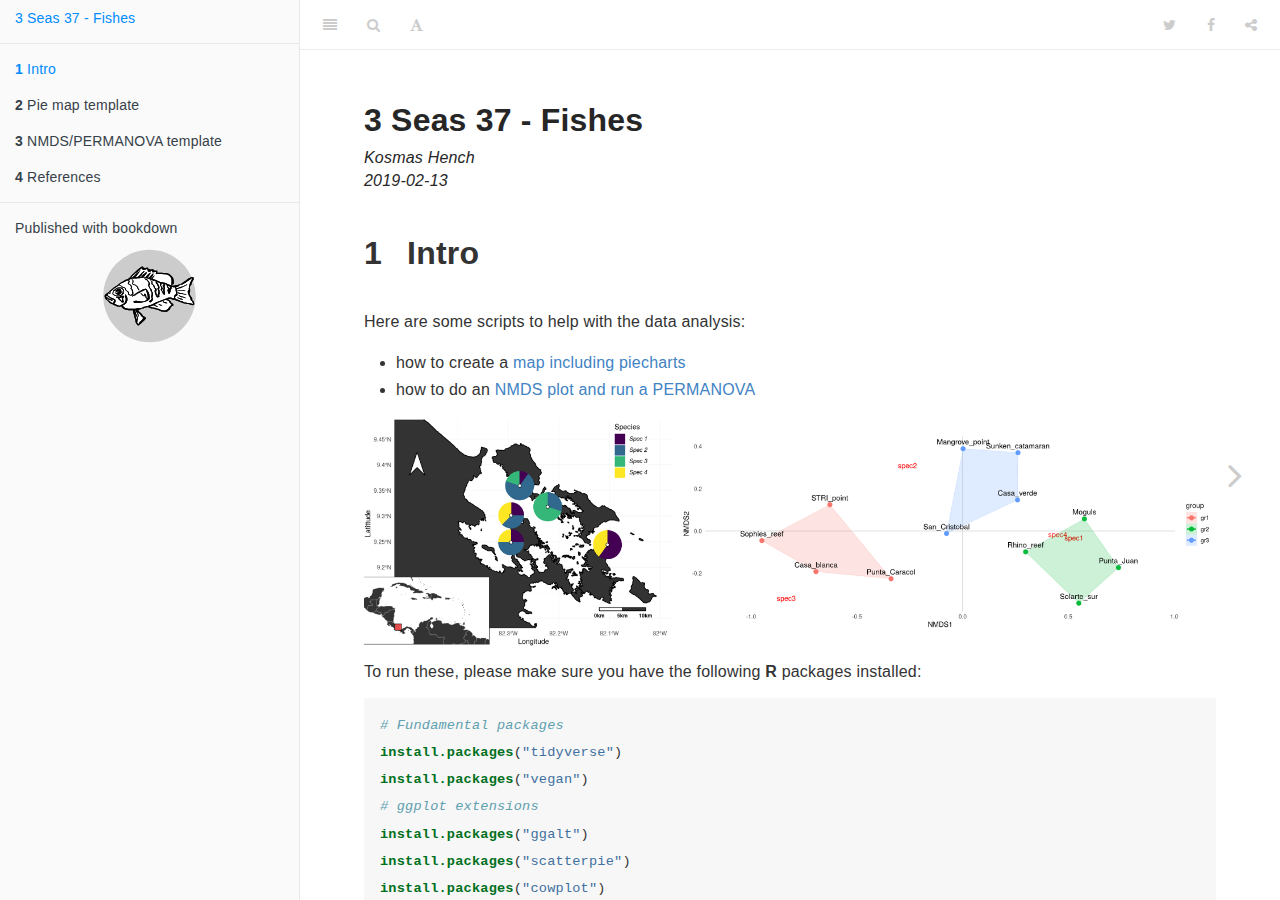
<file: docs/index.html>
<!DOCTYPE html>
<html >

<head>

  <meta charset="UTF-8">
  <meta http-equiv="X-UA-Compatible" content="IE=edge">
  <title>3 Seas 37 - Fishes</title>
  <meta name="description" content="3 Seas 37 - Fishes">
  <meta name="generator" content="bookdown  and GitBook 2.6.7">

  <meta property="og:title" content="3 Seas 37 - Fishes" />
  <meta property="og:type" content="book" />
  
  
  
  

  <meta name="twitter:card" content="summary" />
  <meta name="twitter:title" content="3 Seas 37 - Fishes" />
  
  
  

<meta name="author" content="Kosmas Hench">


<meta name="date" content="2019-02-13">

  <meta name="viewport" content="width=device-width, initial-scale=1">
  <meta name="apple-mobile-web-app-capable" content="yes">
  <meta name="apple-mobile-web-app-status-bar-style" content="black">
  
  

<link rel="next" href="pie-map-template.html">
<script src="libs/jquery-2.2.3/jquery.min.js"></script>
<link href="libs/gitbook-2.6.7/css/style.css" rel="stylesheet" />
<link href="libs/gitbook-2.6.7/css/plugin-table.css" rel="stylesheet" />
<link href="libs/gitbook-2.6.7/css/plugin-bookdown.css" rel="stylesheet" />
<link href="libs/gitbook-2.6.7/css/plugin-highlight.css" rel="stylesheet" />
<link href="libs/gitbook-2.6.7/css/plugin-search.css" rel="stylesheet" />
<link href="libs/gitbook-2.6.7/css/plugin-fontsettings.css" rel="stylesheet" />









<style type="text/css">
div.sourceCode { overflow-x: auto; }
table.sourceCode, tr.sourceCode, td.lineNumbers, td.sourceCode {
  margin: 0; padding: 0; vertical-align: baseline; border: none; }
table.sourceCode { width: 100%; line-height: 100%; }
td.lineNumbers { text-align: right; padding-right: 4px; padding-left: 4px; color: #aaaaaa; border-right: 1px solid #aaaaaa; }
td.sourceCode { padding-left: 5px; }
code > span.kw { color: #007020; font-weight: bold; } /* Keyword */
code > span.dt { color: #902000; } /* DataType */
code > span.dv { color: #40a070; } /* DecVal */
code > span.bn { color: #40a070; } /* BaseN */
code > span.fl { color: #40a070; } /* Float */
code > span.ch { color: #4070a0; } /* Char */
code > span.st { color: #4070a0; } /* String */
code > span.co { color: #60a0b0; font-style: italic; } /* Comment */
code > span.ot { color: #007020; } /* Other */
code > span.al { color: #ff0000; font-weight: bold; } /* Alert */
code > span.fu { color: #06287e; } /* Function */
code > span.er { color: #ff0000; font-weight: bold; } /* Error */
code > span.wa { color: #60a0b0; font-weight: bold; font-style: italic; } /* Warning */
code > span.cn { color: #880000; } /* Constant */
code > span.sc { color: #4070a0; } /* SpecialChar */
code > span.vs { color: #4070a0; } /* VerbatimString */
code > span.ss { color: #bb6688; } /* SpecialString */
code > span.im { } /* Import */
code > span.va { color: #19177c; } /* Variable */
code > span.cf { color: #007020; font-weight: bold; } /* ControlFlow */
code > span.op { color: #666666; } /* Operator */
code > span.bu { } /* BuiltIn */
code > span.ex { } /* Extension */
code > span.pp { color: #bc7a00; } /* Preprocessor */
code > span.at { color: #7d9029; } /* Attribute */
code > span.do { color: #ba2121; font-style: italic; } /* Documentation */
code > span.an { color: #60a0b0; font-weight: bold; font-style: italic; } /* Annotation */
code > span.cv { color: #60a0b0; font-weight: bold; font-style: italic; } /* CommentVar */
code > span.in { color: #60a0b0; font-weight: bold; font-style: italic; } /* Information */
</style>

<link rel="stylesheet" href="style.css" type="text/css" />
</head>

<body>



  <div class="book without-animation with-summary font-size-2 font-family-1" data-basepath=".">

    <div class="book-summary">
      <nav role="navigation">

<ul class="summary">
<li><a href="../">3 Seas 37 - Fishes</a></li>

<li class="divider"></li>
<li class="chapter" data-level="1" data-path="index.html"><a href="index.html"><i class="fa fa-check"></i><b>1</b> Intro</a></li>
<li class="chapter" data-level="2" data-path="pie-map-template.html"><a href="pie-map-template.html"><i class="fa fa-check"></i><b>2</b> Pie map template</a></li>
<li class="chapter" data-level="3" data-path="nmdspermanova-template.html"><a href="nmdspermanova-template.html"><i class="fa fa-check"></i><b>3</b> NMDS/PERMANOVA template</a><ul>
<li class="chapter" data-level="3.1" data-path="nmdspermanova-template.html"><a href="nmdspermanova-template.html#nmds"><i class="fa fa-check"></i><b>3.1</b> NMDS</a></li>
<li class="chapter" data-level="3.2" data-path="nmdspermanova-template.html"><a href="nmdspermanova-template.html#permanova"><i class="fa fa-check"></i><b>3.2</b> PERMANOVA</a></li>
</ul></li>
<li class="chapter" data-level="4" data-path="references.html"><a href="references.html"><i class="fa fa-check"></i><b>4</b> References</a></li>
<li class="divider"></li>
<li><a href="https://github.com/rstudio/bookdown" target="blank">Published with bookdown</a></li>
<li> <image src="logo.svg" alt="Smiley face" style="width:100%; height:100px;"> </li>

</ul>

      </nav>
    </div>

    <div class="book-body">
      <div class="body-inner">
        <div class="book-header" role="navigation">
          <h1>
            <i class="fa fa-circle-o-notch fa-spin"></i><a href="./">3 Seas 37 - Fishes</a>
          </h1>
        </div>

        <div class="page-wrapper" tabindex="-1" role="main">
          <div class="page-inner">

            <section class="normal" id="section-">
<div id="header">
<h1 class="title">3 Seas 37 - Fishes</h1>
<p class="author"><em>Kosmas Hench</em></p>
<p class="date"><em>2019-02-13</em></p>
</div>
<div id="intro" class="section level1">
<h1><span class="header-section-number">1</span> Intro</h1>
<p>Here are some scripts to help with the data analysis:</p>
<ul>
<li>how to create a <a href="pie-map-template.html">map including piecharts</a></li>
<li>how to do an <a href="nmdspermanova-template.html">NMDS plot and run a PERMANOVA</a></li>
</ul>
<center>
<img src="intro.png" />
</center>
<p>To run these, please make sure you have the following <strong>R</strong> packages installed:</p>
<div class="sourceCode"><pre class="sourceCode r"><code class="sourceCode r"><span class="co"># Fundamental packages</span>
<span class="kw">install.packages</span>(<span class="st">&quot;tidyverse&quot;</span>)
<span class="kw">install.packages</span>(<span class="st">&quot;vegan&quot;</span>)
<span class="co"># ggplot extensions</span>
<span class="kw">install.packages</span>(<span class="st">&quot;ggalt&quot;</span>)
<span class="kw">install.packages</span>(<span class="st">&quot;scatterpie&quot;</span>)
<span class="kw">install.packages</span>(<span class="st">&quot;cowplot&quot;</span>)
<span class="co"># Mapping packages</span>
<span class="kw">install.packages</span>(<span class="st">&quot;ggmap&quot;</span>)
<span class="kw">install.packages</span>(<span class="st">&quot;sf&quot;</span>)
<span class="kw">install.packages</span>(<span class="st">&quot;maptools&quot;</span>)
<span class="kw">install.packages</span>(<span class="st">&quot;rnaturalearth&quot;</span>)
<span class="kw">install.packages</span>(<span class="st">&quot;rnaturalearthdata&quot;</span>)</code></pre></div>
<hr />
<p>Following the conventions of the <a href="https://www.tidyverse.org/"><em>tidyverse</em></a>, some aspects that you might be used from base <strong>R</strong> might look a little different:</p>
<p>First of all, the <em>tidyverse</em> comes with a few functions that replace common standard functions to achieve a more consistent behavior than base <strong>R</strong>. This means that here we will use for example <code>read_delim()</code> (<em>tidyverse</em>) instead of <code>read.table()</code> (base <strong>R</strong>).</p>
<p>The second thing that migh need some getting used to is the use of <em>the pipe</em> (<code>%&gt;%</code>):</p>
<p>The pipe is an elegant way of connecting severeal functions that are executed one after the other. If we for example have a silly function that simply addes 1 to an input value, there are several ways to get from 1 to 4:</p>
<div class="sourceCode"><pre class="sourceCode r"><code class="sourceCode r">add_<span class="dv">1</span> &lt;-<span class="st"> </span><span class="cf">function</span>(x){x <span class="op">+</span><span class="st"> </span><span class="dv">1</span>}

a &lt;-<span class="st"> </span><span class="dv">1</span>
b &lt;-<span class="st"> </span><span class="kw">add_1</span>(a)
c &lt;-<span class="st"> </span><span class="kw">add_1</span>(b)
d &lt;-<span class="st"> </span><span class="kw">add_1</span>(c)
d</code></pre></div>
<pre><code>## [1] 4</code></pre>
<div class="sourceCode"><pre class="sourceCode r"><code class="sourceCode r"><span class="kw">add_1</span>(<span class="kw">add_1</span>(<span class="kw">add_1</span>(<span class="dv">1</span>)))</code></pre></div>
<pre><code>## [1] 4</code></pre>
<div class="sourceCode"><pre class="sourceCode r"><code class="sourceCode r"><span class="dv">1</span> <span class="op">%&gt;%</span>
<span class="st">  </span><span class="kw">add_1</span>() <span class="op">%&gt;%</span>
<span class="st">  </span><span class="kw">add_1</span>() <span class="op">%&gt;%</span>
<span class="st">  </span><span class="kw">add_1</span>()</code></pre></div>
<pre><code>## [1] 4</code></pre>
<p>Of these three versions I usually find the pipe to be most clear and easily understandable way (especially if you try to make sense of your code when you come back a little while later).</p>
<p>Therefore you will see many pipes thoughout the scripts.</p>
<hr />
<p>This function might help you to turn missing values into zeros:</p>
<div class="sourceCode"><pre class="sourceCode r"><code class="sourceCode r">na_to_<span class="dv">0</span> &lt;-<span class="st"> </span><span class="cf">function</span>(df){
  df[<span class="kw">is.na</span>(df)] &lt;-<span class="st"> </span><span class="dv">0</span>
  df
}</code></pre></div>
<hr />
<p>Further <strong>really</strong> useful help on <strong>R</strong> is given by Hadley Wickham in his online book <a href="https://r4ds.had.co.nz/introduction.html">“R for Data Science”</a>.</p>
<hr />
<p>Further helpful information on <strong>ggplot2</strong> can be found at:</p>
<ul>
<li>the <a href="http://www.cookbook-r.com/Graphs/">R Graphics cook book</a></li>
<li>a <a href="http://tutorials.iq.harvard.edu/R/Rgraphics/Rgraphics.html#introduction">tutorial by the Harvad University</a></li>
<li>this <a href="http://zevross.com/blog/2014/08/04/beautiful-plotting-in-r-a-ggplot2-cheatsheet-3/">page by Zev Ross</a></li>
</ul>
<p>Also, this platform of <a href="http://www.ggplot2-exts.org/"><strong>ggplot</strong> extensions</a> is definitively worth a look.</p>

</div>
            </section>

          </div>
        </div>
      </div>

<a href="pie-map-template.html" class="navigation navigation-next navigation-unique" aria-label="Next page"><i class="fa fa-angle-right"></i></a>
    </div>
  </div>
<script src="libs/gitbook-2.6.7/js/app.min.js"></script>
<script src="libs/gitbook-2.6.7/js/lunr.js"></script>
<script src="libs/gitbook-2.6.7/js/plugin-search.js"></script>
<script src="libs/gitbook-2.6.7/js/plugin-sharing.js"></script>
<script src="libs/gitbook-2.6.7/js/plugin-fontsettings.js"></script>
<script src="libs/gitbook-2.6.7/js/plugin-bookdown.js"></script>
<script src="libs/gitbook-2.6.7/js/jquery.highlight.js"></script>
<script>
gitbook.require(["gitbook"], function(gitbook) {
gitbook.start({
"sharing": {
"github": false,
"facebook": true,
"twitter": true,
"google": false,
"linkedin": false,
"weibo": false,
"instapaper": false,
"vk": false,
"all": ["facebook", "google", "twitter", "linkedin", "weibo", "instapaper"]
},
"fontsettings": {
"theme": "white",
"family": "sans",
"size": 2
},
"edit": {
"link": null,
"text": null
},
"history": {
"link": null,
"text": null
},
"download": null,
"toc": {
"collapse": "section"
}
});
});
</script>

</body>

</html>
</file>
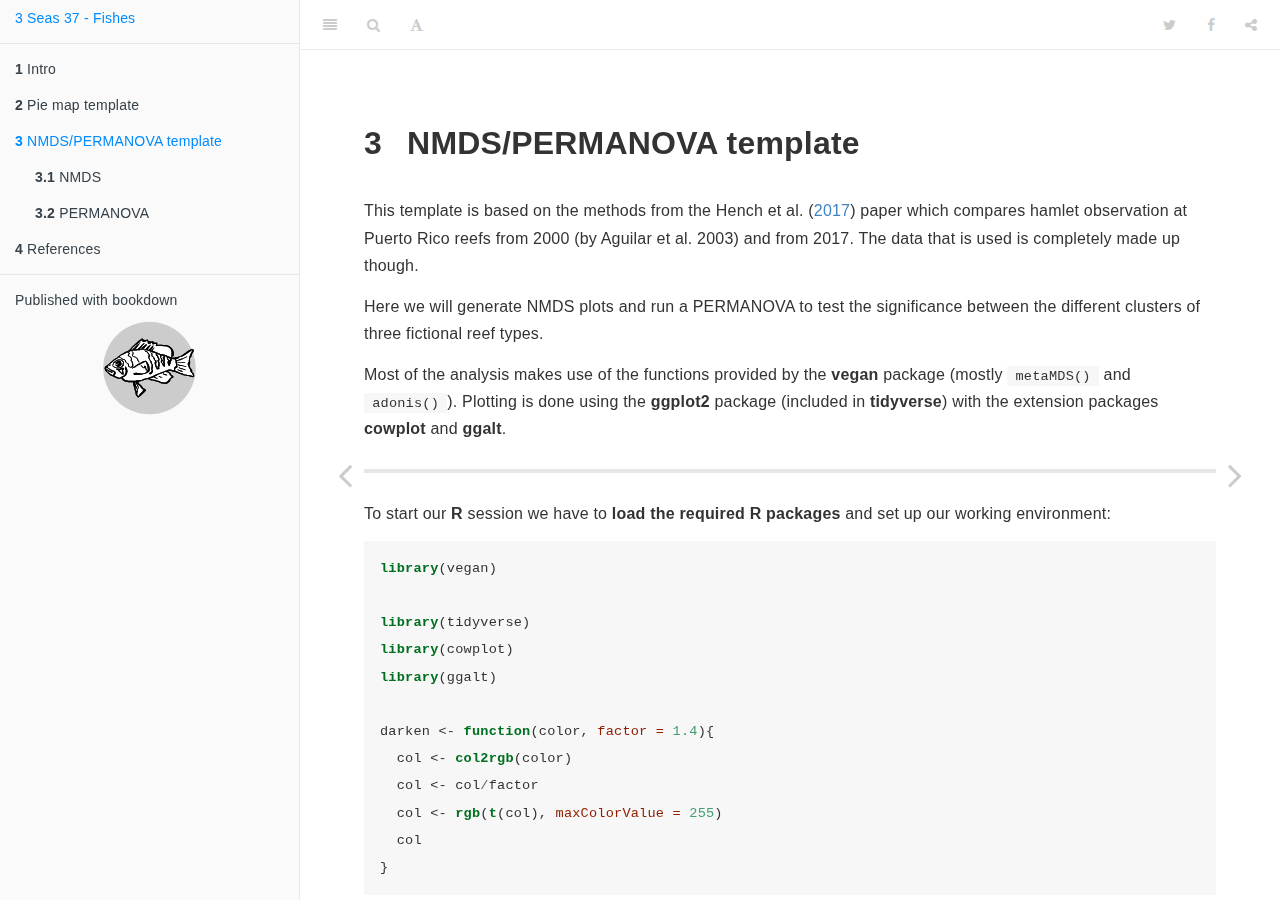
<file: docs/nmdspermanova-template.html>
<!DOCTYPE html>
<html >

<head>

  <meta charset="UTF-8">
  <meta http-equiv="X-UA-Compatible" content="IE=edge">
  <title>3 NMDS/PERMANOVA template | 3 Seas 37 - Fishes</title>
  <meta name="description" content="3 NMDS/PERMANOVA template | 3 Seas 37 - Fishes">
  <meta name="generator" content="bookdown  and GitBook 2.6.7">

  <meta property="og:title" content="3 NMDS/PERMANOVA template | 3 Seas 37 - Fishes" />
  <meta property="og:type" content="book" />
  
  
  
  

  <meta name="twitter:card" content="summary" />
  <meta name="twitter:title" content="3 NMDS/PERMANOVA template | 3 Seas 37 - Fishes" />
  
  
  

<meta name="author" content="Kosmas Hench">


<meta name="date" content="2019-02-13">

  <meta name="viewport" content="width=device-width, initial-scale=1">
  <meta name="apple-mobile-web-app-capable" content="yes">
  <meta name="apple-mobile-web-app-status-bar-style" content="black">
  
  
<link rel="prev" href="pie-map-template.html">
<link rel="next" href="references.html">
<script src="libs/jquery-2.2.3/jquery.min.js"></script>
<link href="libs/gitbook-2.6.7/css/style.css" rel="stylesheet" />
<link href="libs/gitbook-2.6.7/css/plugin-table.css" rel="stylesheet" />
<link href="libs/gitbook-2.6.7/css/plugin-bookdown.css" rel="stylesheet" />
<link href="libs/gitbook-2.6.7/css/plugin-highlight.css" rel="stylesheet" />
<link href="libs/gitbook-2.6.7/css/plugin-search.css" rel="stylesheet" />
<link href="libs/gitbook-2.6.7/css/plugin-fontsettings.css" rel="stylesheet" />









<style type="text/css">
div.sourceCode { overflow-x: auto; }
table.sourceCode, tr.sourceCode, td.lineNumbers, td.sourceCode {
  margin: 0; padding: 0; vertical-align: baseline; border: none; }
table.sourceCode { width: 100%; line-height: 100%; }
td.lineNumbers { text-align: right; padding-right: 4px; padding-left: 4px; color: #aaaaaa; border-right: 1px solid #aaaaaa; }
td.sourceCode { padding-left: 5px; }
code > span.kw { color: #007020; font-weight: bold; } /* Keyword */
code > span.dt { color: #902000; } /* DataType */
code > span.dv { color: #40a070; } /* DecVal */
code > span.bn { color: #40a070; } /* BaseN */
code > span.fl { color: #40a070; } /* Float */
code > span.ch { color: #4070a0; } /* Char */
code > span.st { color: #4070a0; } /* String */
code > span.co { color: #60a0b0; font-style: italic; } /* Comment */
code > span.ot { color: #007020; } /* Other */
code > span.al { color: #ff0000; font-weight: bold; } /* Alert */
code > span.fu { color: #06287e; } /* Function */
code > span.er { color: #ff0000; font-weight: bold; } /* Error */
code > span.wa { color: #60a0b0; font-weight: bold; font-style: italic; } /* Warning */
code > span.cn { color: #880000; } /* Constant */
code > span.sc { color: #4070a0; } /* SpecialChar */
code > span.vs { color: #4070a0; } /* VerbatimString */
code > span.ss { color: #bb6688; } /* SpecialString */
code > span.im { } /* Import */
code > span.va { color: #19177c; } /* Variable */
code > span.cf { color: #007020; font-weight: bold; } /* ControlFlow */
code > span.op { color: #666666; } /* Operator */
code > span.bu { } /* BuiltIn */
code > span.ex { } /* Extension */
code > span.pp { color: #bc7a00; } /* Preprocessor */
code > span.at { color: #7d9029; } /* Attribute */
code > span.do { color: #ba2121; font-style: italic; } /* Documentation */
code > span.an { color: #60a0b0; font-weight: bold; font-style: italic; } /* Annotation */
code > span.cv { color: #60a0b0; font-weight: bold; font-style: italic; } /* CommentVar */
code > span.in { color: #60a0b0; font-weight: bold; font-style: italic; } /* Information */
</style>

<link rel="stylesheet" href="style.css" type="text/css" />
</head>

<body>



  <div class="book without-animation with-summary font-size-2 font-family-1" data-basepath=".">

    <div class="book-summary">
      <nav role="navigation">

<ul class="summary">
<li><a href="../">3 Seas 37 - Fishes</a></li>

<li class="divider"></li>
<li class="chapter" data-level="1" data-path="index.html"><a href="index.html"><i class="fa fa-check"></i><b>1</b> Intro</a></li>
<li class="chapter" data-level="2" data-path="pie-map-template.html"><a href="pie-map-template.html"><i class="fa fa-check"></i><b>2</b> Pie map template</a></li>
<li class="chapter" data-level="3" data-path="nmdspermanova-template.html"><a href="nmdspermanova-template.html"><i class="fa fa-check"></i><b>3</b> NMDS/PERMANOVA template</a><ul>
<li class="chapter" data-level="3.1" data-path="nmdspermanova-template.html"><a href="nmdspermanova-template.html#nmds"><i class="fa fa-check"></i><b>3.1</b> NMDS</a></li>
<li class="chapter" data-level="3.2" data-path="nmdspermanova-template.html"><a href="nmdspermanova-template.html#permanova"><i class="fa fa-check"></i><b>3.2</b> PERMANOVA</a></li>
</ul></li>
<li class="chapter" data-level="4" data-path="references.html"><a href="references.html"><i class="fa fa-check"></i><b>4</b> References</a></li>
<li class="divider"></li>
<li><a href="https://github.com/rstudio/bookdown" target="blank">Published with bookdown</a></li>
<li> <image src="logo.svg" alt="Smiley face" style="width:100%; height:100px;"> </li>

</ul>

      </nav>
    </div>

    <div class="book-body">
      <div class="body-inner">
        <div class="book-header" role="navigation">
          <h1>
            <i class="fa fa-circle-o-notch fa-spin"></i><a href="./">3 Seas 37 - Fishes</a>
          </h1>
        </div>

        <div class="page-wrapper" tabindex="-1" role="main">
          <div class="page-inner">

            <section class="normal" id="section-">
<div id="nmdspermanova-template" class="section level1">
<h1><span class="header-section-number">3</span> NMDS/PERMANOVA template</h1>
<p>This template is based on the methods from the <span class="citation">Hench et al. (<a href="#ref-Hench17">2017</a>)</span> paper which compares hamlet observation at Puerto Rico reefs from 2000 (by Aguilar et al. 2003) and from 2017. The data that is used is completely made up though.</p>
<p>Here we will generate NMDS plots and run a PERMANOVA to test the significance between the different clusters of three fictional reef types.</p>
<p>Most of the analysis makes use of the functions provided by the <strong>vegan</strong> package (mostly <code>metaMDS()</code> and <code>adonis()</code>). Plotting is done using the <strong>ggplot2</strong> package (included in <strong>tidyverse</strong>) with the extension packages <strong>cowplot</strong> and <strong>ggalt</strong>.</p>
<hr />
<p>To start our <strong>R</strong> session we have to <strong>load the required R packages</strong> and set up our working environment:</p>
<div class="sourceCode"><pre class="sourceCode r"><code class="sourceCode r"><span class="kw">library</span>(vegan)

<span class="kw">library</span>(tidyverse)
<span class="kw">library</span>(cowplot)
<span class="kw">library</span>(ggalt)

darken &lt;-<span class="st"> </span><span class="cf">function</span>(color, <span class="dt">factor =</span> <span class="fl">1.4</span>){
  col &lt;-<span class="st"> </span><span class="kw">col2rgb</span>(color)
  col &lt;-<span class="st"> </span>col<span class="op">/</span>factor
  col &lt;-<span class="st"> </span><span class="kw">rgb</span>(<span class="kw">t</span>(col), <span class="dt">maxColorValue =</span> <span class="dv">255</span>)
  col
}</code></pre></div>
<p>Then we have to <strong>read in the data</strong> (provided in the data folder). The original data contains the observations as well as meta data (sampling location and and sample group):</p>
<div class="sourceCode"><pre class="sourceCode r"><code class="sourceCode r">data &lt;-<span class="st"> </span><span class="kw">read_delim</span>(<span class="st">&#39;permanova/data/more_sampling_spots.csv&#39;</span>, <span class="dt">delim =</span> <span class="st">&#39;</span><span class="ch">\t</span><span class="st">&#39;</span>) <span class="op">%&gt;%</span><span class="st"> </span><span class="kw">select</span>(<span class="op">-</span>Latittude, <span class="op">-</span>Longitude)</code></pre></div>
<table>
<thead>
<tr class="header">
<th align="left">spot</th>
<th align="left">group</th>
<th align="right">spec1</th>
<th align="right">spec2</th>
<th align="right">spec3</th>
<th align="right">spec4</th>
</tr>
</thead>
<tbody>
<tr class="odd">
<td align="left">STRI_point</td>
<td align="left">gr1</td>
<td align="right">1</td>
<td align="right">4</td>
<td align="right">5</td>
<td align="right">1</td>
</tr>
<tr class="even">
<td align="left">Casa_blanca</td>
<td align="left">gr1</td>
<td align="right">1</td>
<td align="right">3</td>
<td align="right">4</td>
<td align="right">0</td>
</tr>
<tr class="odd">
<td align="left">Punta_Juan</td>
<td align="left">gr2</td>
<td align="right">5</td>
<td align="right">0</td>
<td align="right">1</td>
<td align="right">4</td>
</tr>
<tr class="even">
<td align="left">Punta_Caracol</td>
<td align="left">gr1</td>
<td align="right">0</td>
<td align="right">3</td>
<td align="right">3</td>
<td align="right">3</td>
</tr>
<tr class="odd">
<td align="left">Mangrove_point</td>
<td align="left">gr3</td>
<td align="right">2</td>
<td align="right">5</td>
<td align="right">0</td>
<td align="right">2</td>
</tr>
<tr class="even">
<td align="left">Moguls</td>
<td align="left">gr2</td>
<td align="right">5</td>
<td align="right">2</td>
<td align="right">0</td>
<td align="right">5</td>
</tr>
<tr class="odd">
<td align="left">Rhino_reef</td>
<td align="left">gr2</td>
<td align="right">4</td>
<td align="right">2</td>
<td align="right">1</td>
<td align="right">2</td>
</tr>
<tr class="even">
<td align="left">Sophies_reef</td>
<td align="left">gr1</td>
<td align="right">1</td>
<td align="right">3</td>
<td align="right">7</td>
<td align="right">0</td>
</tr>
<tr class="odd">
<td align="left">Sunken_catamaran</td>
<td align="left">gr3</td>
<td align="right">4</td>
<td align="right">5</td>
<td align="right">0</td>
<td align="right">2</td>
</tr>
<tr class="even">
<td align="left">San_Cristobal</td>
<td align="left">gr3</td>
<td align="right">1</td>
<td align="right">3</td>
<td align="right">1</td>
<td align="right">3</td>
</tr>
<tr class="odd">
<td align="left">Casa_verde</td>
<td align="left">gr3</td>
<td align="right">3</td>
<td align="right">3</td>
<td align="right">0</td>
<td align="right">5</td>
</tr>
<tr class="even">
<td align="left">Solarte_sur</td>
<td align="left">gr2</td>
<td align="right">5</td>
<td align="right">0</td>
<td align="right">2</td>
<td align="right">3</td>
</tr>
</tbody>
</table>
<hr />
<div id="nmds" class="section level2">
<h2><span class="header-section-number">3.1</span> NMDS</h2>
<p>To be able <strong>execute the NMDS</strong> the species observations need to be exported as a <em>matrix object</em>. Here we are going to run the NMDS based on the Bray-Curtis distance between the samples using a max of 500 iterations.</p>
<div class="sourceCode"><pre class="sourceCode r"><code class="sourceCode r">dataM &lt;-<span class="st"> </span>data <span class="op">%&gt;%</span><span class="st"> </span><span class="kw">select</span>(spec1<span class="op">:</span>spec4)  <span class="op">%&gt;%</span><span class="st"> </span><span class="kw">as.matrix</span>()
<span class="kw">rownames</span>(dataM) &lt;-<span class="st"> </span>data<span class="op">$</span>spot

NMDSout &lt;-<span class="st"> </span><span class="kw">metaMDS</span>(dataM, <span class="dt">k =</span> <span class="dv">2</span>, <span class="dt">trymax =</span> <span class="dv">500</span>, <span class="dt">distance =</span> <span class="st">&#39;bray&#39;</span>)</code></pre></div>
<p>After we ran the NMDS, we have to export the scores both of the samples as well as of the species for plotting in <strong>ggplot2</strong>:</p>
<p>First, we extract the sample scores to a <code>data.frame</code> object using the <code>scores()</code> function from the <strong>vegan</strong> package and add a column to include the samples names.</p>
<p>Than we do the same for the species.</p>
<p>Finally, we merge the sample scores back to our original data set.</p>
<div class="sourceCode"><pre class="sourceCode r"><code class="sourceCode r">data.scores &lt;-<span class="st"> </span><span class="kw">as.data.frame</span>(<span class="kw">scores</span>(NMDSout))
data.scores<span class="op">$</span>spot &lt;-<span class="st"> </span><span class="kw">rownames</span>(data.scores)

species.scores &lt;-<span class="st"> </span><span class="kw">as.data.frame</span>(<span class="kw">scores</span>(NMDSout, <span class="st">&quot;species&quot;</span>))
species.scores<span class="op">$</span>species &lt;-<span class="st"> </span><span class="kw">rownames</span>(species.scores)

data &lt;-<span class="st"> </span>data <span class="op">%&gt;%</span><span class="st"> </span><span class="kw">left_join</span>(data.scores)</code></pre></div>
<pre><code>## Joining, by = &quot;spot&quot;</code></pre>
<p>Now, we can <strong>plot the results of the NMDS</strong> using <strong>ggplot2</strong>:</p>
<div class="sourceCode"><pre class="sourceCode r"><code class="sourceCode r"><span class="co"># initializing the plot</span>
<span class="kw">ggplot</span>(data, <span class="kw">aes</span>(<span class="dt">x =</span> NMDS1, <span class="dt">y =</span> NMDS2, <span class="dt">group =</span> group)) <span class="op">+</span><span class="st"> </span>
<span class="st">  </span><span class="co"># fixed aspect ration for x and y scale</span>
<span class="st">  </span><span class="kw">coord_equal</span>() <span class="op">+</span>
<span class="st">  </span><span class="co"># adding line ad x = 0 and y = 0</span>
<span class="st">  </span><span class="kw">geom_hline</span>(<span class="dt">yintercept =</span> <span class="dv">0</span>, <span class="dt">color =</span> <span class="st">&#39;lightgray&#39;</span>)<span class="op">+</span>
<span class="st">  </span><span class="kw">geom_vline</span>(<span class="dt">xintercept =</span> <span class="dv">0</span>, <span class="dt">color =</span> <span class="st">&#39;lightgray&#39;</span>)<span class="op">+</span>
<span class="st">  </span><span class="co"># add the species labels</span>
<span class="st">  </span><span class="kw">geom_text</span>(<span class="dt">inherit.aes =</span> F, <span class="dt">data =</span> species.scores, 
            <span class="kw">aes</span>(<span class="dt">x =</span> NMDS1, <span class="dt">y =</span> NMDS2, <span class="dt">label =</span> species), 
            <span class="dt">col =</span> <span class="st">&#39;red&#39;</span>) <span class="op">+</span>
<span class="st">  </span><span class="co"># add the sample positions</span>
<span class="st">  </span><span class="kw">geom_point</span>(<span class="kw">aes</span>(<span class="dt">colour =</span> group), <span class="dt">size =</span> <span class="dv">3</span>) <span class="op">+</span>
<span class="st">  </span><span class="co"># add the outer hull of the three groups (function from the ggalt package)</span>
<span class="st">  </span><span class="kw">geom_encircle</span>(<span class="kw">aes</span>(<span class="dt">colour =</span> group, <span class="dt">fill =</span> group), 
                <span class="dt">s_shape =</span> <span class="dv">1</span>, <span class="dt">alpha =</span> <span class="fl">0.2</span>, <span class="dt">size =</span> <span class="dv">1</span>, <span class="dt">expand =</span> <span class="dv">0</span>)<span class="op">+</span>
<span class="st">  </span><span class="co"># add the sample labels</span>
<span class="st">  </span><span class="kw">geom_text</span>(<span class="kw">aes</span>(<span class="dt">label =</span> spot), <span class="dt">size =</span> <span class="dv">4</span>, <span class="dt">vjust =</span> <span class="dv">0</span>, <span class="dt">nudge_y =</span> .<span class="dv">02</span>) <span class="op">+</span>
<span class="st">  </span><span class="co"># change the coler map (from the hrbrthemes package)</span>
<span class="st">  </span><span class="kw">scale_x_continuous</span>(<span class="dt">expand =</span> <span class="kw">c</span>(.<span class="dv">1</span>, .<span class="dv">1</span>))<span class="op">+</span>
<span class="st">  </span><span class="kw">theme_minimal</span>()<span class="op">+</span>
<span class="st">  </span><span class="kw">theme</span>(<span class="dt">panel.grid =</span> <span class="kw">element_blank</span>())</code></pre></div>
<p><img src="permanova_files/figure-html/unnamed-chunk-5-1.png" width="100%" style="display: block; margin: auto;" /></p>
<hr />
</div>
<div id="permanova" class="section level2">
<h2><span class="header-section-number">3.2</span> PERMANOVA</h2>
<p>Although we can visually inspect our NMDS plot for differences between our 3 groups, we do not know yet whether those differences are statistically significant.</p>
<p>To find out about this we need to run a permanova on our data. Yet, before we start, we need to check if the assumptions for permanova are met by the data <span class="citation">(Anderson <a href="#ref-Anderson01">2001</a>)</span>:</p>
<center>
<em>“The only assumption of the test is that […] the observations are independent and that they have similar distributions”</em>
</center>
<p>To check for homogeneous dispersion, we can either use a statistical test (permutation test) or visualize the dispersion.</p>
<p>Either way, first we need to create the distance matrix (<em>again</em>, since it was not stored before but only computed internally within the <code>metaMDS()</code> function…).</p>
<p>Then we also need to find out in which order the sites are stored within the distance matrix (the order may differ from the original data) to assign the groups correctly. Than the beta dispersion can be computed and compared.</p>
<div class="sourceCode"><pre class="sourceCode r"><code class="sourceCode r"><span class="co">#  compute Bray-Curtis distance</span>
dM &lt;-<span class="st"> </span><span class="kw">vegdist</span>(dataM, <span class="dt">distance =</span> <span class="st">&#39;bray&#39;</span>)
<span class="co"># get order of samples</span>
gO &lt;-<span class="st"> </span>data[<span class="kw">match</span>(<span class="kw">labels</span>(dM), data<span class="op">$</span>spot), ]<span class="op">$</span>group
<span class="co"># compute beta dispersion of the 3 groups</span>
betaM &lt;-<span class="st"> </span><span class="kw">betadisper</span>(dM, gO)
<span class="co"># statistical test for homogeneous dispersion</span>
<span class="kw">permutest</span>(betaM)</code></pre></div>
<pre><code>## 
## Permutation test for homogeneity of multivariate dispersions
## Permutation: free
## Number of permutations: 999
## 
## Response: Distances
##           Df   Sum Sq   Mean Sq      F N.Perm Pr(&gt;F)
## Groups     2 0.002086 0.0010430 0.1771    999  0.825
## Residuals  9 0.053012 0.0058903</code></pre>
<div class="sourceCode"><pre class="sourceCode r"><code class="sourceCode r"><span class="co"># visual check for homogeneous dispersion</span>
<span class="kw">ggplot</span>(<span class="kw">data.frame</span>(<span class="dt">group =</span> betaM<span class="op">$</span>group, <span class="dt">distance =</span> betaM<span class="op">$</span>distances), 
       <span class="kw">aes</span>(<span class="dt">x =</span> group, <span class="dt">fill =</span> group, <span class="dt">y =</span> distance))<span class="op">+</span>
<span class="st">  </span><span class="kw">geom_boxplot</span>()<span class="op">+</span>
<span class="st">  </span><span class="kw">ggtitle</span>(<span class="st">&#39;Beta dispersion&#39;</span>)<span class="op">+</span>
<span class="st">  </span><span class="kw">theme_minimal</span>()</code></pre></div>
<p><img src="permanova_files/figure-html/unnamed-chunk-6-1.png" width="80%" style="display: block; margin: auto;" /></p>
<p>If the dispersion is sufficiently homogeneous, we can <strong>finally run the PERMANOVA</strong> on the data (using the <em>adonis()</em> function from the vegan package):</p>
<div class="sourceCode"><pre class="sourceCode r"><code class="sourceCode r">permM &lt;-<span class="st"> </span><span class="kw">adonis</span>(<span class="dt">formula =</span> dM <span class="op">~</span><span class="st"> </span>gO, <span class="dt">permutations =</span> <span class="dv">1999</span>, <span class="dt">method =</span> <span class="st">&#39;bray&#39;</span>)
<span class="kw">print</span>(permM)</code></pre></div>
<pre><code>## 
## Call:
## adonis(formula = dM ~ gO, permutations = 1999, method = &quot;bray&quot;) 
## 
## Permutation: free
## Number of permutations: 1999
## 
## Terms added sequentially (first to last)
## 
##           Df SumsOfSqs MeanSqs F.Model      R2 Pr(&gt;F)    
## gO         2   0.87737 0.43869  13.183 0.74552  5e-04 ***
## Residuals  9   0.29948 0.03328         0.25448           
## Total     11   1.17685                 1.00000           
## ---
## Signif. codes:  0 &#39;***&#39; 0.001 &#39;**&#39; 0.01 &#39;*&#39; 0.05 &#39;.&#39; 0.1 &#39; &#39; 1</code></pre>
<p>A last thing we might want to do, is to get an overview over the Permutation Results from our PERMANOVA. We can compare our real case to the distribution created by the permutations:</p>
<div class="sourceCode"><pre class="sourceCode r"><code class="sourceCode r">plot_clr &lt;-<span class="st"> </span><span class="kw">rgb</span>(<span class="dv">1</span>, .<span class="dv">5</span>, <span class="dv">0</span>)
<span class="co"># export the summary statistics from the PERMANOVA run</span>
permOUT &lt;-<span class="st"> </span><span class="kw">permustats</span>(permM)
<span class="co"># transform into da data.frame</span>
permDF &lt;-<span class="st"> </span>permOUT<span class="op">$</span>permutations <span class="op">%&gt;%</span><span class="st"> </span><span class="kw">as_tibble</span>() <span class="op">%&gt;%</span><span class="st"> </span><span class="kw">setNames</span>(., <span class="dt">nm =</span> <span class="st">&#39;Permutations&#39;</span>)

<span class="co"># plotting</span>
<span class="kw">ggplot</span>(permDF, <span class="kw">aes</span>(<span class="dt">x =</span> Permutations))<span class="op">+</span>
<span class="st">  </span><span class="co"># add the distribution frm the permutations</span>
<span class="st">  </span><span class="kw">geom_density</span>(<span class="dt">fill =</span> plot_clr)<span class="op">+</span>
<span class="st">  </span><span class="kw">geom_point</span>(<span class="kw">aes</span>(<span class="dt">y =</span> <span class="dv">0</span>), <span class="dt">shape =</span> <span class="dv">21</span>, <span class="dt">fill =</span> <span class="kw">darken</span>(plot_clr, <span class="fl">2.5</span>))<span class="op">+</span>
<span class="st">  </span><span class="co"># add our realized value</span>
<span class="st">  </span><span class="kw">geom_vline</span>(<span class="dt">xintercept =</span> permOUT<span class="op">$</span>statistic, <span class="dt">col =</span> <span class="kw">darken</span>(plot_clr, <span class="fl">2.5</span>))<span class="op">+</span>
<span class="st">  </span><span class="co"># expand x scale </span>
<span class="st">  </span><span class="kw">scale_x_continuous</span>(<span class="dt">limits =</span> <span class="kw">c</span>(<span class="op">-</span><span class="dv">1</span>, <span class="dv">15</span>))<span class="op">+</span>
<span class="st">  </span><span class="co"># plot title</span>
<span class="st">  </span><span class="kw">ggtitle</span>(<span class="st">&#39;Permutation test&#39;</span>)<span class="op">+</span>
<span class="st">  </span><span class="kw">theme_minimal</span>()</code></pre></div>
<p><img src="permanova_files/figure-html/unnamed-chunk-8-1.png" width="80%" style="display: block; margin: auto;" /></p>

</div>
</div>
<h3> References</h3>
<div id="refs" class="references">
<div id="ref-Hench17">
<p>Hench, K., W. O. Mcmillan, R. Betancur-R, and O. Puebla. 2017. “Temporal Changes in Hamlet Communities (Hypoplectrus Spp., Serranidae) over 17 Years.” <em>Journal of Fish Biology</em> 91 (5). Blackwell Publishing Ltd: 1475–90. doi:<a href="https://doi.org/10.1111/jfb.13481">10.1111/jfb.13481</a>.</p>
</div>
<div id="ref-Anderson01">
<p>Anderson, Marti J. 2001. “A New Method for Non-Parametric Multivariate Analysis of Variance.” <em>Austral Ecology</em> 26 (1). Blackwell Science Pty: 32–46. doi:<a href="https://doi.org/10.1111/j.1442-9993.2001.01070.pp.x">10.1111/j.1442-9993.2001.01070.pp.x</a>.</p>
</div>
</div>
            </section>

          </div>
        </div>
      </div>
<a href="pie-map-template.html" class="navigation navigation-prev " aria-label="Previous page"><i class="fa fa-angle-left"></i></a>
<a href="references.html" class="navigation navigation-next " aria-label="Next page"><i class="fa fa-angle-right"></i></a>
    </div>
  </div>
<script src="libs/gitbook-2.6.7/js/app.min.js"></script>
<script src="libs/gitbook-2.6.7/js/lunr.js"></script>
<script src="libs/gitbook-2.6.7/js/plugin-search.js"></script>
<script src="libs/gitbook-2.6.7/js/plugin-sharing.js"></script>
<script src="libs/gitbook-2.6.7/js/plugin-fontsettings.js"></script>
<script src="libs/gitbook-2.6.7/js/plugin-bookdown.js"></script>
<script src="libs/gitbook-2.6.7/js/jquery.highlight.js"></script>
<script>
gitbook.require(["gitbook"], function(gitbook) {
gitbook.start({
"sharing": {
"github": false,
"facebook": true,
"twitter": true,
"google": false,
"linkedin": false,
"weibo": false,
"instapaper": false,
"vk": false,
"all": ["facebook", "google", "twitter", "linkedin", "weibo", "instapaper"]
},
"fontsettings": {
"theme": "white",
"family": "sans",
"size": 2
},
"edit": {
"link": null,
"text": null
},
"history": {
"link": null,
"text": null
},
"download": null,
"toc": {
"collapse": "section"
}
});
});
</script>

</body>

</html>
</file>
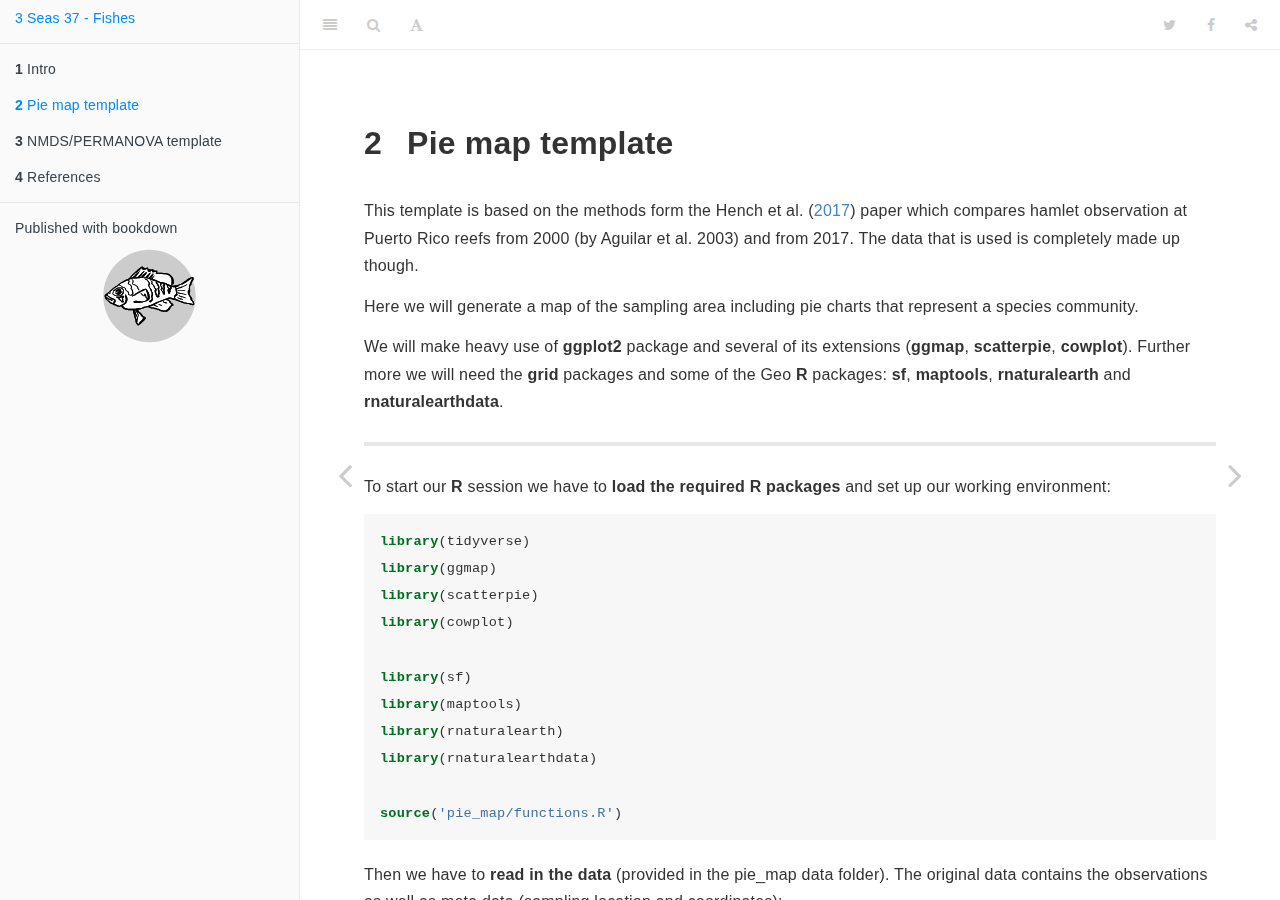
<file: docs/pie-map-template.html>
<!DOCTYPE html>
<html >

<head>

  <meta charset="UTF-8">
  <meta http-equiv="X-UA-Compatible" content="IE=edge">
  <title>2 Pie map template | 3 Seas 37 - Fishes</title>
  <meta name="description" content="2 Pie map template | 3 Seas 37 - Fishes">
  <meta name="generator" content="bookdown  and GitBook 2.6.7">

  <meta property="og:title" content="2 Pie map template | 3 Seas 37 - Fishes" />
  <meta property="og:type" content="book" />
  
  
  
  

  <meta name="twitter:card" content="summary" />
  <meta name="twitter:title" content="2 Pie map template | 3 Seas 37 - Fishes" />
  
  
  

<meta name="author" content="Kosmas Hench">


<meta name="date" content="2019-02-13">

  <meta name="viewport" content="width=device-width, initial-scale=1">
  <meta name="apple-mobile-web-app-capable" content="yes">
  <meta name="apple-mobile-web-app-status-bar-style" content="black">
  
  
<link rel="prev" href="index.html">
<link rel="next" href="nmdspermanova-template.html">
<script src="libs/jquery-2.2.3/jquery.min.js"></script>
<link href="libs/gitbook-2.6.7/css/style.css" rel="stylesheet" />
<link href="libs/gitbook-2.6.7/css/plugin-table.css" rel="stylesheet" />
<link href="libs/gitbook-2.6.7/css/plugin-bookdown.css" rel="stylesheet" />
<link href="libs/gitbook-2.6.7/css/plugin-highlight.css" rel="stylesheet" />
<link href="libs/gitbook-2.6.7/css/plugin-search.css" rel="stylesheet" />
<link href="libs/gitbook-2.6.7/css/plugin-fontsettings.css" rel="stylesheet" />









<style type="text/css">
div.sourceCode { overflow-x: auto; }
table.sourceCode, tr.sourceCode, td.lineNumbers, td.sourceCode {
  margin: 0; padding: 0; vertical-align: baseline; border: none; }
table.sourceCode { width: 100%; line-height: 100%; }
td.lineNumbers { text-align: right; padding-right: 4px; padding-left: 4px; color: #aaaaaa; border-right: 1px solid #aaaaaa; }
td.sourceCode { padding-left: 5px; }
code > span.kw { color: #007020; font-weight: bold; } /* Keyword */
code > span.dt { color: #902000; } /* DataType */
code > span.dv { color: #40a070; } /* DecVal */
code > span.bn { color: #40a070; } /* BaseN */
code > span.fl { color: #40a070; } /* Float */
code > span.ch { color: #4070a0; } /* Char */
code > span.st { color: #4070a0; } /* String */
code > span.co { color: #60a0b0; font-style: italic; } /* Comment */
code > span.ot { color: #007020; } /* Other */
code > span.al { color: #ff0000; font-weight: bold; } /* Alert */
code > span.fu { color: #06287e; } /* Function */
code > span.er { color: #ff0000; font-weight: bold; } /* Error */
code > span.wa { color: #60a0b0; font-weight: bold; font-style: italic; } /* Warning */
code > span.cn { color: #880000; } /* Constant */
code > span.sc { color: #4070a0; } /* SpecialChar */
code > span.vs { color: #4070a0; } /* VerbatimString */
code > span.ss { color: #bb6688; } /* SpecialString */
code > span.im { } /* Import */
code > span.va { color: #19177c; } /* Variable */
code > span.cf { color: #007020; font-weight: bold; } /* ControlFlow */
code > span.op { color: #666666; } /* Operator */
code > span.bu { } /* BuiltIn */
code > span.ex { } /* Extension */
code > span.pp { color: #bc7a00; } /* Preprocessor */
code > span.at { color: #7d9029; } /* Attribute */
code > span.do { color: #ba2121; font-style: italic; } /* Documentation */
code > span.an { color: #60a0b0; font-weight: bold; font-style: italic; } /* Annotation */
code > span.cv { color: #60a0b0; font-weight: bold; font-style: italic; } /* CommentVar */
code > span.in { color: #60a0b0; font-weight: bold; font-style: italic; } /* Information */
</style>

<link rel="stylesheet" href="style.css" type="text/css" />
</head>

<body>



  <div class="book without-animation with-summary font-size-2 font-family-1" data-basepath=".">

    <div class="book-summary">
      <nav role="navigation">

<ul class="summary">
<li><a href="../">3 Seas 37 - Fishes</a></li>

<li class="divider"></li>
<li class="chapter" data-level="1" data-path="index.html"><a href="index.html"><i class="fa fa-check"></i><b>1</b> Intro</a></li>
<li class="chapter" data-level="2" data-path="pie-map-template.html"><a href="pie-map-template.html"><i class="fa fa-check"></i><b>2</b> Pie map template</a></li>
<li class="chapter" data-level="3" data-path="nmdspermanova-template.html"><a href="nmdspermanova-template.html"><i class="fa fa-check"></i><b>3</b> NMDS/PERMANOVA template</a><ul>
<li class="chapter" data-level="3.1" data-path="nmdspermanova-template.html"><a href="nmdspermanova-template.html#nmds"><i class="fa fa-check"></i><b>3.1</b> NMDS</a></li>
<li class="chapter" data-level="3.2" data-path="nmdspermanova-template.html"><a href="nmdspermanova-template.html#permanova"><i class="fa fa-check"></i><b>3.2</b> PERMANOVA</a></li>
</ul></li>
<li class="chapter" data-level="4" data-path="references.html"><a href="references.html"><i class="fa fa-check"></i><b>4</b> References</a></li>
<li class="divider"></li>
<li><a href="https://github.com/rstudio/bookdown" target="blank">Published with bookdown</a></li>
<li> <image src="logo.svg" alt="Smiley face" style="width:100%; height:100px;"> </li>

</ul>

      </nav>
    </div>

    <div class="book-body">
      <div class="body-inner">
        <div class="book-header" role="navigation">
          <h1>
            <i class="fa fa-circle-o-notch fa-spin"></i><a href="./">3 Seas 37 - Fishes</a>
          </h1>
        </div>

        <div class="page-wrapper" tabindex="-1" role="main">
          <div class="page-inner">

            <section class="normal" id="section-">
<div id="pie-map-template" class="section level1">
<h1><span class="header-section-number">2</span> Pie map template</h1>
<p>This template is based on the methods form the <span class="citation">Hench et al. (<a href="#ref-Hench17">2017</a>)</span> paper which compares hamlet observation at Puerto Rico reefs from 2000 (by Aguilar et al. 2003) and from 2017. The data that is used is completely made up though.</p>
<p>Here we will generate a map of the sampling area including pie charts that represent a species community.</p>
<p>We will make heavy use of <strong>ggplot2</strong> package and several of its extensions (<strong>ggmap</strong>, <strong>scatterpie</strong>, <strong>cowplot</strong>). Further more we will need the <strong>grid</strong> packages and some of the Geo <strong>R</strong> packages: <strong>sf</strong>, <strong>maptools</strong>, <strong>rnaturalearth</strong> and <strong>rnaturalearthdata</strong>.</p>
<hr />
<p>To start our <strong>R</strong> session we have to <strong>load the required R packages</strong> and set up our working environment:</p>
<div class="sourceCode"><pre class="sourceCode r"><code class="sourceCode r"><span class="kw">library</span>(tidyverse)
<span class="kw">library</span>(ggmap)
<span class="kw">library</span>(scatterpie)
<span class="kw">library</span>(cowplot)

<span class="kw">library</span>(sf)
<span class="kw">library</span>(maptools)
<span class="kw">library</span>(rnaturalearth)
<span class="kw">library</span>(rnaturalearthdata)

<span class="kw">source</span>(<span class="st">&#39;pie_map/functions.R&#39;</span>)</code></pre></div>
<p>Then we have to <strong>read in the data</strong> (provided in the pie_map data folder). The original data contains the observations as well as meta data (sampling location and coordinates):</p>
<div class="sourceCode"><pre class="sourceCode r"><code class="sourceCode r">data &lt;-<span class="st"> </span><span class="kw">read_delim</span>(<span class="st">&#39;pie_map/data/sampling_spots.csv&#39;</span>, <span class="dt">delim =</span> <span class="st">&#39;</span><span class="ch">\t</span><span class="st">&#39;</span>) <span class="op">%&gt;%</span><span class="st"> </span>
<span class="st">  </span><span class="kw">mutate</span>(<span class="dt">all =</span> spec1 <span class="op">+</span><span class="st"> </span>spec2 <span class="op">+</span><span class="st"> </span>spec3 <span class="op">+</span><span class="st"> </span>spec4)</code></pre></div>
<table>
<thead>
<tr class="header">
<th align="right">Latittude</th>
<th align="right">Longitude</th>
<th align="left">spot</th>
<th align="right">spec1</th>
<th align="right">spec2</th>
<th align="right">spec3</th>
<th align="right">spec4</th>
<th align="right">all</th>
</tr>
</thead>
<tbody>
<tr class="odd">
<td align="right">9.3594</td>
<td align="right">-82.2774</td>
<td align="left">Casa_blanca</td>
<td align="right">1</td>
<td align="right">7</td>
<td align="right">2</td>
<td align="right">0</td>
<td align="right">10</td>
</tr>
<tr class="even">
<td align="right">9.3014</td>
<td align="right">-82.2941</td>
<td align="left">Punta_Juan</td>
<td align="right">2</td>
<td align="right">3</td>
<td align="right">0</td>
<td align="right">3</td>
<td align="right">8</td>
</tr>
<tr class="odd">
<td align="right">9.2487</td>
<td align="right">-82.2944</td>
<td align="left">Mangrove_point</td>
<td align="right">2</td>
<td align="right">4</td>
<td align="right">0</td>
<td align="right">2</td>
<td align="right">8</td>
</tr>
<tr class="even">
<td align="right">9.2441</td>
<td align="right">-82.1038</td>
<td align="left">Rhino_reef</td>
<td align="right">6</td>
<td align="right">0</td>
<td align="right">0</td>
<td align="right">4</td>
<td align="right">10</td>
</tr>
<tr class="odd">
<td align="right">9.3181</td>
<td align="right">-82.2218</td>
<td align="left">Solarte_sur</td>
<td align="right">0</td>
<td align="right">3</td>
<td align="right">7</td>
<td align="right">0</td>
<td align="right">10</td>
</tr>
</tbody>
</table>
<p>We will now define the limits of our map and read in the detailed shape-file. This file can be downloaded from <a href="http://www.gadm.org/country">gadm.org</a> and copied to the data folder.</p>
<p>After the data download the pie_map folder should look like this</p>
<pre><code>pie_map
├── data
│   ├── geography
│   │   ├── PAN_adm0.dbf
│   │   ├── PAN_adm0.prj
│   │   ├── PAN_adm0.sbn
│   │   ├── PAN_adm0.sbx
│   │   ├── PAN_adm0.shp
│   │   ├── PAN_adm0.shx
│   │   └── README.md
│   └── sampling_spots.csv
├── functions.R
└── README.md</code></pre>
<p>After loading the shape-file, we are going to clip it according to the previously defined map boundaries:</p>
<div class="sourceCode"><pre class="sourceCode r"><code class="sourceCode r"><span class="co"># setting map boundaries</span>
xlim =<span class="st"> </span><span class="kw">c</span>(<span class="op">-</span><span class="fl">82.5</span>, <span class="op">-</span><span class="dv">82</span>); ylim =<span class="st"> </span><span class="kw">c</span>(<span class="fl">9.1</span>, <span class="fl">9.47</span>)

<span class="co"># reading in Panama shapefile</span>
panama &lt;-<span class="st"> </span>sf<span class="op">::</span><span class="kw">st_read</span>(<span class="st">&#39;pie_map/data/geography/PAN_adm0.shp&#39;</span>)
bb &lt;-<span class="st"> </span><span class="kw">bbox</span>(xlim, ylim)
panama_cliped &lt;-<span class="st"> </span><span class="kw">st_intersection</span>(bb, panama)
<span class="co">#reformating shapefile to work with ggplot2</span></code></pre></div>
<p>Next we will prepare our labels for the pie charts and set the color for the land masses on the map.</p>
<div class="sourceCode"><pre class="sourceCode r"><code class="sourceCode r"><span class="co"># definig species label for legend</span>
spec_labs &lt;-<span class="st"> </span><span class="kw">expression</span>(<span class="kw">italic</span>(<span class="st">&quot;Spec 1&quot;</span>), <span class="kw">italic</span>(<span class="st">&quot;Spec 2&quot;</span>), <span class="kw">italic</span>(<span class="st">&quot;Spec 3&quot;</span>), <span class="kw">italic</span>(<span class="st">&quot;Spec 4&quot;</span>))

<span class="co"># setting colors for the land mass</span>
cFILL &lt;-<span class="st"> </span><span class="kw">rgb</span>(.<span class="dv">2</span>, .<span class="dv">2</span>, .<span class="dv">2</span>)</code></pre></div>
<p>Then we are going to produce the main map:</p>
<div class="sourceCode"><pre class="sourceCode r"><code class="sourceCode r">plot1 &lt;-<span class="st"> </span><span class="kw">ggplot</span>()<span class="op">+</span>
<span class="st">  </span><span class="co"># plot the land mass</span>
<span class="st">  </span><span class="kw">geom_sf</span>(panama, <span class="dt">mapping =</span> <span class="kw">aes</span>(), <span class="dt">fill =</span> cFILL, <span class="dt">col =</span> <span class="st">&#39;black&#39;</span>)<span class="op">+</span>
<span class="st">  </span><span class="kw">coord_sf</span>(<span class="dt">xlim =</span> xlim, <span class="dt">ylim =</span> ylim)<span class="op">+</span>
<span class="st">  </span><span class="co"># plot the pies</span>
<span class="st">  </span><span class="kw">geom_scatterpie</span>(<span class="kw">aes</span>(<span class="dt">x =</span> Longitude, <span class="dt">y =</span> Latittude, <span class="dt">group =</span> spot, <span class="dt">r =</span> <span class="kw">sqrt</span>(all<span class="op">/</span><span class="dv">1250</span>)<span class="op">/</span>pi), 
                  <span class="dt">data =</span> data, 
                  <span class="dt">cols =</span> <span class="kw">c</span>(<span class="st">&quot;spec1&quot;</span>, <span class="st">&quot;spec2&quot;</span>, <span class="st">&quot;spec3&quot;</span>, <span class="st">&quot;spec4&quot;</span>), 
                  <span class="dt">color =</span> <span class="kw">rgb</span>(<span class="dv">0</span>, <span class="dv">0</span>, <span class="dv">0</span>, <span class="dv">0</span>), <span class="dt">lwd =</span> .<span class="dv">3</span>)<span class="op">+</span>
<span class="st">  </span><span class="kw">scale_fill_viridis_d</span>(<span class="dt">name =</span> <span class="st">&#39;Species&#39;</span>, <span class="dt">label =</span> spec_labs)<span class="op">+</span>
<span class="st">  </span><span class="co"># add points to the exact sampling points</span>
<span class="st">  </span><span class="kw">geom_point</span>(<span class="dt">data =</span> data, <span class="kw">aes</span>(<span class="dt">x =</span> Longitude, <span class="dt">y =</span> Latittude), <span class="dt">shape =</span> <span class="dv">21</span>, <span class="dt">fill =</span> <span class="st">&#39;white&#39;</span>, <span class="dt">size =</span> <span class="dv">2</span>)<span class="op">+</span>
<span class="st">  </span><span class="co"># the lines below adds labels - this will probably look messy, </span>
<span class="st">  </span><span class="co">#but it can be sorted using inkscape or adobe illustrator</span>
<span class="st">  </span><span class="co"># geom_text(data = data, aes(x = Longitude, y = Latittude, label = spot), size = 3)+</span>
<span class="st">  </span><span class="co"># add compass</span>
<span class="st">  </span><span class="kw">geom_north</span>(<span class="dt">xscale =</span> <span class="fl">1.5</span>, <span class="dt">lon =</span> <span class="op">-</span><span class="fl">82.48</span>, <span class="dt">lat =</span> <span class="fl">9.35</span>, <span class="dt">fill =</span> <span class="st">&#39;white&#39;</span>, <span class="dt">col =</span> <span class="st">&#39;black&#39;</span>)<span class="op">+</span>
<span class="st">  </span><span class="co"># add scale bar</span>
<span class="st">  </span><span class="kw">scaleBar</span>(<span class="dt">lon =</span> <span class="op">-</span><span class="fl">82.12</span>, <span class="dt">lat =</span> <span class="fl">9.115</span>, <span class="dt">distanceLon =</span> <span class="dv">5</span>, <span class="dt">distanceLat =</span> .<span class="dv">7</span>, 
           <span class="dt">distanceLegend =</span> <span class="op">-</span><span class="dv">1</span>, <span class="dt">dist.unit =</span> <span class="st">&quot;km&quot;</span>, <span class="dt">orientation =</span> F, 
             <span class="dt">rec2.fill =</span> cFILL, <span class="dt">legend.size =</span> <span class="dv">2</span>)<span class="op">+</span>
<span class="st">  </span><span class="co"># layout</span>
<span class="st">  </span><span class="kw">theme_minimal</span>()<span class="op">+</span>
<span class="st">  </span><span class="kw">theme</span>(<span class="dt">legend.position =</span> <span class="kw">c</span>(.<span class="dv">85</span>, .<span class="dv">85</span>))</code></pre></div>
<p><img src="pie_map_files/figure-html/unnamed-chunk-6-1.png" width="75%" style="display: block; margin: auto;" /></p>
<p>Then we are going to create a secondary map to indicate the general position within the Caribbean.</p>
<p>For this, we first are going to define the boundaries of the secondary map and than we are going to load the world data (from the <strong>rnaturalearthdata</strong> package).</p>
<div class="sourceCode"><pre class="sourceCode r"><code class="sourceCode r"><span class="co"># settings for Caribbean overview</span>
xlimW =<span class="st"> </span><span class="kw">c</span>(<span class="op">-</span><span class="dv">93</span>, <span class="op">-</span><span class="dv">55</span>); ylimW =<span class="st"> </span><span class="kw">c</span>(<span class="dv">5</span>, <span class="dv">24</span>)
world &lt;-<span class="st"> </span><span class="kw">ne_countries</span>(<span class="dt">scale =</span> <span class="st">&quot;medium&quot;</span>, <span class="dt">returnclass =</span> <span class="st">&quot;sf&quot;</span>)

<span class="co"># Caribbean map:</span>
plot2 &lt;-<span class="st"> </span><span class="kw">ggplot</span>() <span class="op">+</span>
<span class="st">  </span><span class="kw">geom_sf</span>(<span class="dt">data =</span> world, <span class="dt">fill =</span> cFILL, <span class="dt">col =</span> <span class="kw">rgb</span>(<span class="dv">1</span>, <span class="dv">1</span>, <span class="dv">1</span>, .<span class="dv">2</span>))<span class="op">+</span>
<span class="st">  </span><span class="kw">coord_sf</span>(<span class="dt">xlim =</span> xlimW, <span class="dt">ylim =</span> ylimW, <span class="dt">datum =</span> <span class="ot">NA</span>)<span class="op">+</span>
<span class="st">  </span><span class="kw">geom_point</span>(<span class="dt">data =</span> data[<span class="dv">1</span>, ], <span class="kw">aes</span>(<span class="dt">x =</span> Longitude, <span class="dt">y =</span> Latittude), 
             <span class="dt">fill =</span> <span class="kw">rgb</span>(.<span class="dv">9</span>, .<span class="dv">3</span>, .<span class="dv">3</span>), 
             <span class="dt">shape =</span> <span class="dv">22</span>, <span class="dt">size =</span> <span class="dv">5</span>, <span class="dt">col =</span> <span class="st">&#39;black&#39;</span>)<span class="op">+</span>
<span class="st">  </span><span class="kw">theme_void</span>()<span class="op">+</span>
<span class="st">  </span><span class="kw">theme</span>(<span class="dt">panel.background =</span> <span class="kw">element_rect</span>(<span class="dt">fill =</span> <span class="st">&#39;white&#39;</span>, <span class="dt">color =</span> <span class="st">&#39;black&#39;</span>))</code></pre></div>
<p><img src="pie_map_files/figure-html/unnamed-chunk-8-1.png" width="75%" style="display: block; margin: auto;" /></p>
<p>Finally, we use the <strong>cowplot</strong> package to combine the two plots:</p>
<p><img src="pie_map_files/figure-html/unnamed-chunk-9-1.png" width="75%" style="display: block; margin: auto;" /></p>
<p>If we want, we can now export the map and tweak last details using inkscape or adobe illustrator (this can be useful if pie charts are overlapping or labels are messy):</p>
<div class="sourceCode"><pre class="sourceCode r"><code class="sourceCode r"><span class="kw">ggsave</span>(<span class="st">&#39;pie_map.pdf&#39;</span>, <span class="dt">width =</span> <span class="dv">8</span>, <span class="dt">height =</span> <span class="dv">6</span>, <span class="dt">device =</span> cairo_pdf)</code></pre></div>

</div>
<h3> References</h3>
<div id="refs" class="references">
<div id="ref-Hench17">
<p>Hench, K., W. O. Mcmillan, R. Betancur-R, and O. Puebla. 2017. “Temporal Changes in Hamlet Communities (Hypoplectrus Spp., Serranidae) over 17 Years.” <em>Journal of Fish Biology</em> 91 (5). Blackwell Publishing Ltd: 1475–90. doi:<a href="https://doi.org/10.1111/jfb.13481">10.1111/jfb.13481</a>.</p>
</div>
</div>
            </section>

          </div>
        </div>
      </div>
<a href="index.html" class="navigation navigation-prev " aria-label="Previous page"><i class="fa fa-angle-left"></i></a>
<a href="nmdspermanova-template.html" class="navigation navigation-next " aria-label="Next page"><i class="fa fa-angle-right"></i></a>
    </div>
  </div>
<script src="libs/gitbook-2.6.7/js/app.min.js"></script>
<script src="libs/gitbook-2.6.7/js/lunr.js"></script>
<script src="libs/gitbook-2.6.7/js/plugin-search.js"></script>
<script src="libs/gitbook-2.6.7/js/plugin-sharing.js"></script>
<script src="libs/gitbook-2.6.7/js/plugin-fontsettings.js"></script>
<script src="libs/gitbook-2.6.7/js/plugin-bookdown.js"></script>
<script src="libs/gitbook-2.6.7/js/jquery.highlight.js"></script>
<script>
gitbook.require(["gitbook"], function(gitbook) {
gitbook.start({
"sharing": {
"github": false,
"facebook": true,
"twitter": true,
"google": false,
"linkedin": false,
"weibo": false,
"instapaper": false,
"vk": false,
"all": ["facebook", "google", "twitter", "linkedin", "weibo", "instapaper"]
},
"fontsettings": {
"theme": "white",
"family": "sans",
"size": 2
},
"edit": {
"link": null,
"text": null
},
"history": {
"link": null,
"text": null
},
"download": null,
"toc": {
"collapse": "section"
}
});
});
</script>

</body>

</html>
</file>
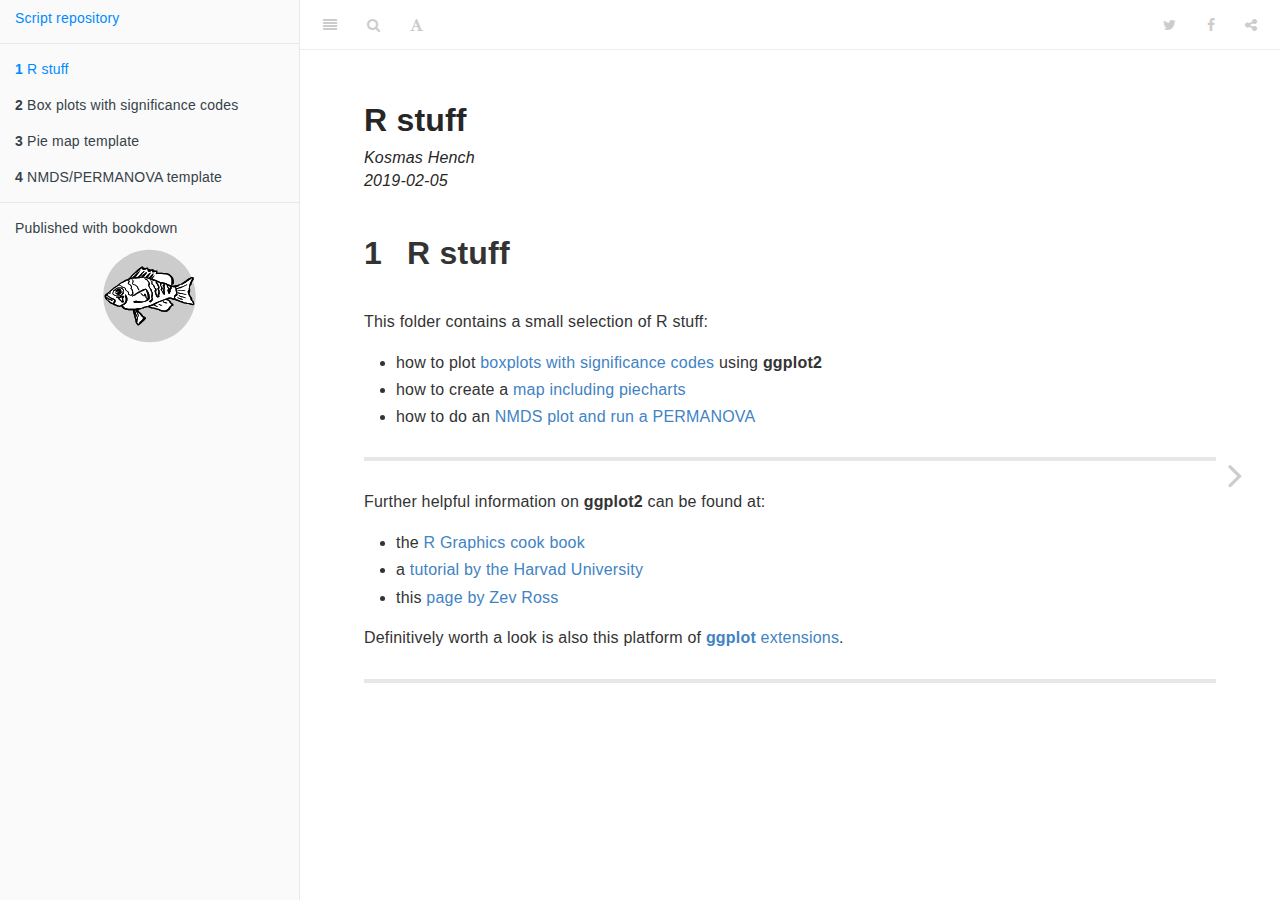
<file: docs/r-stuff.html>
<!DOCTYPE html>
<html >

<head>

  <meta charset="UTF-8">
  <meta http-equiv="X-UA-Compatible" content="IE=edge">
  <title>R stuff</title>
  <meta name="description" content="R stuff">
  <meta name="generator" content="bookdown  and GitBook 2.6.7">

  <meta property="og:title" content="R stuff" />
  <meta property="og:type" content="book" />
  
  
  
  

  <meta name="twitter:card" content="summary" />
  <meta name="twitter:title" content="R stuff" />
  
  
  

<meta name="author" content="Kosmas Hench">


<meta name="date" content="2019-02-05">

  <meta name="viewport" content="width=device-width, initial-scale=1">
  <meta name="apple-mobile-web-app-capable" content="yes">
  <meta name="apple-mobile-web-app-status-bar-style" content="black">
  
  

<link rel="next" href="box-plots-with-significance-codes.html">
<script src="libs/jquery-2.2.3/jquery.min.js"></script>
<link href="libs/gitbook-2.6.7/css/style.css" rel="stylesheet" />
<link href="libs/gitbook-2.6.7/css/plugin-table.css" rel="stylesheet" />
<link href="libs/gitbook-2.6.7/css/plugin-bookdown.css" rel="stylesheet" />
<link href="libs/gitbook-2.6.7/css/plugin-highlight.css" rel="stylesheet" />
<link href="libs/gitbook-2.6.7/css/plugin-search.css" rel="stylesheet" />
<link href="libs/gitbook-2.6.7/css/plugin-fontsettings.css" rel="stylesheet" />









<style type="text/css">
div.sourceCode { overflow-x: auto; }
table.sourceCode, tr.sourceCode, td.lineNumbers, td.sourceCode {
  margin: 0; padding: 0; vertical-align: baseline; border: none; }
table.sourceCode { width: 100%; line-height: 100%; }
td.lineNumbers { text-align: right; padding-right: 4px; padding-left: 4px; color: #aaaaaa; border-right: 1px solid #aaaaaa; }
td.sourceCode { padding-left: 5px; }
code > span.kw { color: #007020; font-weight: bold; } /* Keyword */
code > span.dt { color: #902000; } /* DataType */
code > span.dv { color: #40a070; } /* DecVal */
code > span.bn { color: #40a070; } /* BaseN */
code > span.fl { color: #40a070; } /* Float */
code > span.ch { color: #4070a0; } /* Char */
code > span.st { color: #4070a0; } /* String */
code > span.co { color: #60a0b0; font-style: italic; } /* Comment */
code > span.ot { color: #007020; } /* Other */
code > span.al { color: #ff0000; font-weight: bold; } /* Alert */
code > span.fu { color: #06287e; } /* Function */
code > span.er { color: #ff0000; font-weight: bold; } /* Error */
code > span.wa { color: #60a0b0; font-weight: bold; font-style: italic; } /* Warning */
code > span.cn { color: #880000; } /* Constant */
code > span.sc { color: #4070a0; } /* SpecialChar */
code > span.vs { color: #4070a0; } /* VerbatimString */
code > span.ss { color: #bb6688; } /* SpecialString */
code > span.im { } /* Import */
code > span.va { color: #19177c; } /* Variable */
code > span.cf { color: #007020; font-weight: bold; } /* ControlFlow */
code > span.op { color: #666666; } /* Operator */
code > span.bu { } /* BuiltIn */
code > span.ex { } /* Extension */
code > span.pp { color: #bc7a00; } /* Preprocessor */
code > span.at { color: #7d9029; } /* Attribute */
code > span.do { color: #ba2121; font-style: italic; } /* Documentation */
code > span.an { color: #60a0b0; font-weight: bold; font-style: italic; } /* Annotation */
code > span.cv { color: #60a0b0; font-weight: bold; font-style: italic; } /* CommentVar */
code > span.in { color: #60a0b0; font-weight: bold; font-style: italic; } /* Information */
</style>

<link rel="stylesheet" href="style.css" type="text/css" />
</head>

<body>



  <div class="book without-animation with-summary font-size-2 font-family-1" data-basepath=".">

    <div class="book-summary">
      <nav role="navigation">

<ul class="summary">
<li><a href="../">Script repository</a></li>

<li class="divider"></li>
<li class="chapter" data-level="1" data-path="r-stuff.html"><a href="r-stuff.html"><i class="fa fa-check"></i><b>1</b> R stuff</a></li>
<li class="chapter" data-level="2" data-path="box-plots-with-significance-codes.html"><a href="box-plots-with-significance-codes.html"><i class="fa fa-check"></i><b>2</b> Box plots with significance codes</a></li>
<li class="chapter" data-level="3" data-path="pie-map-template.html"><a href="pie-map-template.html"><i class="fa fa-check"></i><b>3</b> Pie map template</a><ul>
<li class="chapter" data-level="3.1" data-path="pie-map-template.html"><a href="pie-map-template.html#references"><i class="fa fa-check"></i><b>3.1</b> References</a></li>
</ul></li>
<li class="chapter" data-level="4" data-path="nmdspermanova-template.html"><a href="nmdspermanova-template.html"><i class="fa fa-check"></i><b>4</b> NMDS/PERMANOVA template</a><ul>
<li class="chapter" data-level="4.1" data-path="nmdspermanova-template.html"><a href="nmdspermanova-template.html#nmds"><i class="fa fa-check"></i><b>4.1</b> NMDS</a></li>
<li class="chapter" data-level="4.2" data-path="nmdspermanova-template.html"><a href="nmdspermanova-template.html#permanova"><i class="fa fa-check"></i><b>4.2</b> PERMANOVA</a></li>
<li class="chapter" data-level="4.3" data-path="nmdspermanova-template.html"><a href="nmdspermanova-template.html#references-1"><i class="fa fa-check"></i><b>4.3</b> References</a></li>
</ul></li>
<li class="divider"></li>
<li><a href="https://github.com/rstudio/bookdown" target="blank">Published with bookdown</a></li>
<li> <image src="../logo.svg" alt="Smiley face" style="width:100%; height:100px;"> </li>

</ul>

      </nav>
    </div>

    <div class="book-body">
      <div class="body-inner">
        <div class="book-header" role="navigation">
          <h1>
            <i class="fa fa-circle-o-notch fa-spin"></i><a href="./">R stuff</a>
          </h1>
        </div>

        <div class="page-wrapper" tabindex="-1" role="main">
          <div class="page-inner">

            <section class="normal" id="section-">
<div id="header">
<h1 class="title">R stuff</h1>
<p class="author"><em>Kosmas Hench</em></p>
<p class="date"><em>2019-02-05</em></p>
</div>
<div id="r-stuff" class="section level1">
<h1><span class="header-section-number">1</span> R stuff</h1>
<p>This folder contains a small selection of R stuff:</p>
<ul>
<li>how to plot <a href="signiv_boxplot.html">boxplots with significance codes</a> using <strong>ggplot2</strong></li>
<li>how to create a <a href="pieMap/pieMap.html">map including piecharts</a></li>
<li>how to do an <a href="permanova/Permanova-tutorial.html">NMDS plot and run a PERMANOVA</a></li>
</ul>
<hr />
<p>Further helpful information on <strong>ggplot2</strong> can be found at:</p>
<ul>
<li>the <a href="http://www.cookbook-r.com/Graphs/">R Graphics cook book</a></li>
<li>a <a href="http://tutorials.iq.harvard.edu/R/Rgraphics/Rgraphics.html#introduction">tutorial by the Harvad University</a></li>
<li>this <a href="http://zevross.com/blog/2014/08/04/beautiful-plotting-in-r-a-ggplot2-cheatsheet-3/">page by Zev Ross</a></li>
</ul>
<p>Definitively worth a look is also this platform of <a href="http://www.ggplot2-exts.org/"><strong>ggplot</strong> extensions</a>.</p>
<hr />

</div>
            </section>

          </div>
        </div>
      </div>

<a href="box-plots-with-significance-codes.html" class="navigation navigation-next navigation-unique" aria-label="Next page"><i class="fa fa-angle-right"></i></a>
    </div>
  </div>
<script src="libs/gitbook-2.6.7/js/app.min.js"></script>
<script src="libs/gitbook-2.6.7/js/lunr.js"></script>
<script src="libs/gitbook-2.6.7/js/plugin-search.js"></script>
<script src="libs/gitbook-2.6.7/js/plugin-sharing.js"></script>
<script src="libs/gitbook-2.6.7/js/plugin-fontsettings.js"></script>
<script src="libs/gitbook-2.6.7/js/plugin-bookdown.js"></script>
<script src="libs/gitbook-2.6.7/js/jquery.highlight.js"></script>
<script>
gitbook.require(["gitbook"], function(gitbook) {
gitbook.start({
"sharing": {
"github": false,
"facebook": true,
"twitter": true,
"google": false,
"linkedin": false,
"weibo": false,
"instapaper": false,
"vk": false,
"all": ["facebook", "google", "twitter", "linkedin", "weibo", "instapaper"]
},
"fontsettings": {
"theme": "white",
"family": "sans",
"size": 2
},
"edit": {
"link": null,
"text": null
},
"history": {
"link": null,
"text": null
},
"download": null,
"toc": {
"collapse": "section"
}
});
});
</script>

</body>

</html>
</file>
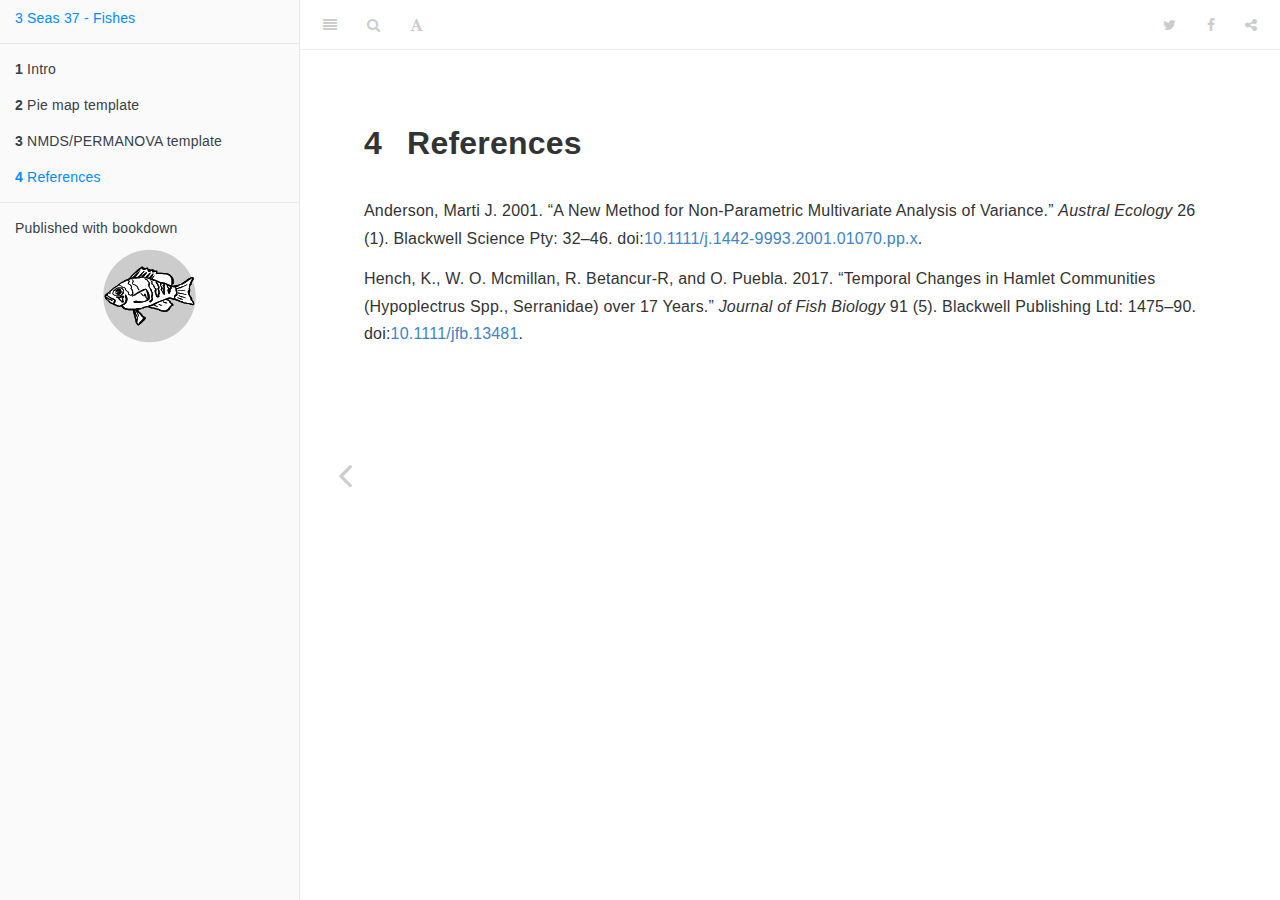
<file: docs/references.html>
<!DOCTYPE html>
<html >

<head>

  <meta charset="UTF-8">
  <meta http-equiv="X-UA-Compatible" content="IE=edge">
  <title>4 References | 3 Seas 37 - Fishes</title>
  <meta name="description" content="4 References | 3 Seas 37 - Fishes">
  <meta name="generator" content="bookdown  and GitBook 2.6.7">

  <meta property="og:title" content="4 References | 3 Seas 37 - Fishes" />
  <meta property="og:type" content="book" />
  
  
  
  

  <meta name="twitter:card" content="summary" />
  <meta name="twitter:title" content="4 References | 3 Seas 37 - Fishes" />
  
  
  

<meta name="author" content="Kosmas Hench">


<meta name="date" content="2019-02-13">

  <meta name="viewport" content="width=device-width, initial-scale=1">
  <meta name="apple-mobile-web-app-capable" content="yes">
  <meta name="apple-mobile-web-app-status-bar-style" content="black">
  
  
<link rel="prev" href="nmdspermanova-template.html">

<script src="libs/jquery-2.2.3/jquery.min.js"></script>
<link href="libs/gitbook-2.6.7/css/style.css" rel="stylesheet" />
<link href="libs/gitbook-2.6.7/css/plugin-table.css" rel="stylesheet" />
<link href="libs/gitbook-2.6.7/css/plugin-bookdown.css" rel="stylesheet" />
<link href="libs/gitbook-2.6.7/css/plugin-highlight.css" rel="stylesheet" />
<link href="libs/gitbook-2.6.7/css/plugin-search.css" rel="stylesheet" />
<link href="libs/gitbook-2.6.7/css/plugin-fontsettings.css" rel="stylesheet" />









<style type="text/css">
div.sourceCode { overflow-x: auto; }
table.sourceCode, tr.sourceCode, td.lineNumbers, td.sourceCode {
  margin: 0; padding: 0; vertical-align: baseline; border: none; }
table.sourceCode { width: 100%; line-height: 100%; }
td.lineNumbers { text-align: right; padding-right: 4px; padding-left: 4px; color: #aaaaaa; border-right: 1px solid #aaaaaa; }
td.sourceCode { padding-left: 5px; }
code > span.kw { color: #007020; font-weight: bold; } /* Keyword */
code > span.dt { color: #902000; } /* DataType */
code > span.dv { color: #40a070; } /* DecVal */
code > span.bn { color: #40a070; } /* BaseN */
code > span.fl { color: #40a070; } /* Float */
code > span.ch { color: #4070a0; } /* Char */
code > span.st { color: #4070a0; } /* String */
code > span.co { color: #60a0b0; font-style: italic; } /* Comment */
code > span.ot { color: #007020; } /* Other */
code > span.al { color: #ff0000; font-weight: bold; } /* Alert */
code > span.fu { color: #06287e; } /* Function */
code > span.er { color: #ff0000; font-weight: bold; } /* Error */
code > span.wa { color: #60a0b0; font-weight: bold; font-style: italic; } /* Warning */
code > span.cn { color: #880000; } /* Constant */
code > span.sc { color: #4070a0; } /* SpecialChar */
code > span.vs { color: #4070a0; } /* VerbatimString */
code > span.ss { color: #bb6688; } /* SpecialString */
code > span.im { } /* Import */
code > span.va { color: #19177c; } /* Variable */
code > span.cf { color: #007020; font-weight: bold; } /* ControlFlow */
code > span.op { color: #666666; } /* Operator */
code > span.bu { } /* BuiltIn */
code > span.ex { } /* Extension */
code > span.pp { color: #bc7a00; } /* Preprocessor */
code > span.at { color: #7d9029; } /* Attribute */
code > span.do { color: #ba2121; font-style: italic; } /* Documentation */
code > span.an { color: #60a0b0; font-weight: bold; font-style: italic; } /* Annotation */
code > span.cv { color: #60a0b0; font-weight: bold; font-style: italic; } /* CommentVar */
code > span.in { color: #60a0b0; font-weight: bold; font-style: italic; } /* Information */
</style>

<link rel="stylesheet" href="style.css" type="text/css" />
</head>

<body>



  <div class="book without-animation with-summary font-size-2 font-family-1" data-basepath=".">

    <div class="book-summary">
      <nav role="navigation">

<ul class="summary">
<li><a href="../">3 Seas 37 - Fishes</a></li>

<li class="divider"></li>
<li class="chapter" data-level="1" data-path="index.html"><a href="index.html"><i class="fa fa-check"></i><b>1</b> Intro</a></li>
<li class="chapter" data-level="2" data-path="pie-map-template.html"><a href="pie-map-template.html"><i class="fa fa-check"></i><b>2</b> Pie map template</a></li>
<li class="chapter" data-level="3" data-path="nmdspermanova-template.html"><a href="nmdspermanova-template.html"><i class="fa fa-check"></i><b>3</b> NMDS/PERMANOVA template</a><ul>
<li class="chapter" data-level="3.1" data-path="nmdspermanova-template.html"><a href="nmdspermanova-template.html#nmds"><i class="fa fa-check"></i><b>3.1</b> NMDS</a></li>
<li class="chapter" data-level="3.2" data-path="nmdspermanova-template.html"><a href="nmdspermanova-template.html#permanova"><i class="fa fa-check"></i><b>3.2</b> PERMANOVA</a></li>
</ul></li>
<li class="chapter" data-level="4" data-path="references.html"><a href="references.html"><i class="fa fa-check"></i><b>4</b> References</a></li>
<li class="divider"></li>
<li><a href="https://github.com/rstudio/bookdown" target="blank">Published with bookdown</a></li>
<li> <image src="logo.svg" alt="Smiley face" style="width:100%; height:100px;"> </li>

</ul>

      </nav>
    </div>

    <div class="book-body">
      <div class="body-inner">
        <div class="book-header" role="navigation">
          <h1>
            <i class="fa fa-circle-o-notch fa-spin"></i><a href="./">3 Seas 37 - Fishes</a>
          </h1>
        </div>

        <div class="page-wrapper" tabindex="-1" role="main">
          <div class="page-inner">

            <section class="normal" id="section-">
<div id="references" class="section level1">
<h1><span class="header-section-number">4</span> References</h1>

<div id="refs" class="references">
<div>
<p>Anderson, Marti J. 2001. “A New Method for Non-Parametric Multivariate Analysis of Variance.” <em>Austral Ecology</em> 26 (1). Blackwell Science Pty: 32–46. doi:<a href="https://doi.org/10.1111/j.1442-9993.2001.01070.pp.x">10.1111/j.1442-9993.2001.01070.pp.x</a>.</p>
</div>
<div>
<p>Hench, K., W. O. Mcmillan, R. Betancur-R, and O. Puebla. 2017. “Temporal Changes in Hamlet Communities (Hypoplectrus Spp., Serranidae) over 17 Years.” <em>Journal of Fish Biology</em> 91 (5). Blackwell Publishing Ltd: 1475–90. doi:<a href="https://doi.org/10.1111/jfb.13481">10.1111/jfb.13481</a>.</p>
</div>
</div>
</div>
            </section>

          </div>
        </div>
      </div>
<a href="nmdspermanova-template.html" class="navigation navigation-prev navigation-unique" aria-label="Previous page"><i class="fa fa-angle-left"></i></a>

    </div>
  </div>
<script src="libs/gitbook-2.6.7/js/app.min.js"></script>
<script src="libs/gitbook-2.6.7/js/lunr.js"></script>
<script src="libs/gitbook-2.6.7/js/plugin-search.js"></script>
<script src="libs/gitbook-2.6.7/js/plugin-sharing.js"></script>
<script src="libs/gitbook-2.6.7/js/plugin-fontsettings.js"></script>
<script src="libs/gitbook-2.6.7/js/plugin-bookdown.js"></script>
<script src="libs/gitbook-2.6.7/js/jquery.highlight.js"></script>
<script>
gitbook.require(["gitbook"], function(gitbook) {
gitbook.start({
"sharing": {
"github": false,
"facebook": true,
"twitter": true,
"google": false,
"linkedin": false,
"weibo": false,
"instapaper": false,
"vk": false,
"all": ["facebook", "google", "twitter", "linkedin", "weibo", "instapaper"]
},
"fontsettings": {
"theme": "white",
"family": "sans",
"size": 2
},
"edit": {
"link": null,
"text": null
},
"history": {
"link": null,
"text": null
},
"download": null,
"toc": {
"collapse": "section"
}
});
});
</script>

</body>

</html>
</file>
<file: docs/libs/gitbook-2.6.7/css/plugin-table.css>
.book .book-body .page-wrapper .page-inner section.normal table{display:table;width:100%;border-collapse:collapse;border-spacing:0;overflow:auto}.book .book-body .page-wrapper .page-inner section.normal table td,.book .book-body .page-wrapper .page-inner section.normal table th{padding:6px 13px;border:1px solid #ddd}.book .book-body .page-wrapper .page-inner section.normal table tr{background-color:#fff;border-top:1px solid #ccc}.book .book-body .page-wrapper .page-inner section.normal table tr:nth-child(2n){background-color:#f8f8f8}.book .book-body .page-wrapper .page-inner section.normal table th{font-weight:700}
</file>
<file: docs/libs/gitbook-2.6.7/css/plugin-bookdown.css>
.book .book-header h1 {
  padding-left: 20px;
  padding-right: 20px;
}
.book .book-header.fixed {
  position: fixed;
  right: 0;
  top: 0;
  left: 0;
  border-bottom: 1px solid rgba(0,0,0,.07);
}
span.search-highlight {
  background-color: #ffff88;
}
@media (min-width: 600px) {
  .book.with-summary .book-header.fixed {
    left: 300px;
  }
}
@media (max-width: 1240px) {
  .book .book-body.fixed {
    top: 50px;
  }
  .book .book-body.fixed .body-inner {
    top: auto;
  }
}
@media (max-width: 600px) {
  .book.with-summary .book-header.fixed {
    left: calc(100% - 60px);
    min-width: 300px;
  }
  .book.with-summary .book-body {
    transform: none;
    left: calc(100% - 60px);
    min-width: 300px;
  }
  .book .book-body.fixed {
    top: 0;
  }
}

.book .book-body.fixed .body-inner {
  top: 50px;
}
.book .book-body .page-wrapper .page-inner section.normal sub, .book .book-body .page-wrapper .page-inner section.normal sup {
  font-size: 85%;
}

@media print {
  .book .book-summary, .book .book-body .book-header, .fa {
    display: none !important;
  }
  .book .book-body.fixed {
    left: 0px;
  }
  .book .book-body,.book .book-body .body-inner, .book.with-summary {
    overflow: visible !important;
  }
}
.kable_wrapper {
  border-spacing: 20px 0;
  border-collapse: separate;
  border: none;
  margin: auto;
}
.kable_wrapper > tbody > tr > td {
  vertical-align: top;
}
.book .book-body .page-wrapper .page-inner section.normal table tr.header {
  border-top-width: 2px;
}
.book .book-body .page-wrapper .page-inner section.normal table tr:last-child td {
  border-bottom-width: 2px;
}
.book .book-body .page-wrapper .page-inner section.normal table td, .book .book-body .page-wrapper .page-inner section.normal table th {
  border-left: none;
  border-right: none;
}
.book .book-body .page-wrapper .page-inner section.normal table.kable_wrapper > tbody > tr, .book .book-body .page-wrapper .page-inner section.normal table.kable_wrapper > tbody > tr > td {
  border-top: none;
}
.book .book-body .page-wrapper .page-inner section.normal table.kable_wrapper > tbody > tr:last-child > td {
    border-bottom: none;
}

div.theorem, div.lemma, div.corollary, div.proposition, div.conjecture {
  font-style: italic;
}
span.theorem, span.lemma, span.corollary, span.proposition, span.conjecture {
  font-style: normal;
}
div.proof:after {
  content: "\25a2";
  float: right;
}
.header-section-number {
  padding-right: .5em;
}
</file>
<file: docs/libs/gitbook-2.6.7/css/plugin-highlight.css>
.book .book-body .page-wrapper .page-inner section.normal pre,
.book .book-body .page-wrapper .page-inner section.normal code {
  /* http://jmblog.github.com/color-themes-for-google-code-highlightjs */
  /* Tomorrow Comment */
  /* Tomorrow Red */
  /* Tomorrow Orange */
  /* Tomorrow Yellow */
  /* Tomorrow Green */
  /* Tomorrow Aqua */
  /* Tomorrow Blue */
  /* Tomorrow Purple */
}
.book .book-body .page-wrapper .page-inner section.normal pre .hljs-comment,
.book .book-body .page-wrapper .page-inner section.normal code .hljs-comment,
.book .book-body .page-wrapper .page-inner section.normal pre .hljs-title,
.book .book-body .page-wrapper .page-inner section.normal code .hljs-title {
  color: #8e908c;
}
.book .book-body .page-wrapper .page-inner section.normal pre .hljs-variable,
.book .book-body .page-wrapper .page-inner section.normal code .hljs-variable,
.book .book-body .page-wrapper .page-inner section.normal pre .hljs-attribute,
.book .book-body .page-wrapper .page-inner section.normal code .hljs-attribute,
.book .book-body .page-wrapper .page-inner section.normal pre .hljs-tag,
.book .book-body .page-wrapper .page-inner section.normal code .hljs-tag,
.book .book-body .page-wrapper .page-inner section.normal pre .hljs-regexp,
.book .book-body .page-wrapper .page-inner section.normal code .hljs-regexp,
.book .book-body .page-wrapper .page-inner section.normal pre .ruby .hljs-constant,
.book .book-body .page-wrapper .page-inner section.normal code .ruby .hljs-constant,
.book .book-body .page-wrapper .page-inner section.normal pre .xml .hljs-tag .hljs-title,
.book .book-body .page-wrapper .page-inner section.normal code .xml .hljs-tag .hljs-title,
.book .book-body .page-wrapper .page-inner section.normal pre .xml .hljs-pi,
.book .book-body .page-wrapper .page-inner section.normal code .xml .hljs-pi,
.book .book-body .page-wrapper .page-inner section.normal pre .xml .hljs-doctype,
.book .book-body .page-wrapper .page-inner section.normal code .xml .hljs-doctype,
.book .book-body .page-wrapper .page-inner section.normal pre .html .hljs-doctype,
.book .book-body .page-wrapper .page-inner section.normal code .html .hljs-doctype,
.book .book-body .page-wrapper .page-inner section.normal pre .css .hljs-id,
.book .book-body .page-wrapper .page-inner section.normal code .css .hljs-id,
.book .book-body .page-wrapper .page-inner section.normal pre .css .hljs-class,
.book .book-body .page-wrapper .page-inner section.normal code .css .hljs-class,
.book .book-body .page-wrapper .page-inner section.normal pre .css .hljs-pseudo,
.book .book-body .page-wrapper .page-inner section.normal code .css .hljs-pseudo {
  color: #c82829;
}
.book .book-body .page-wrapper .page-inner section.normal pre .hljs-number,
.book .book-body .page-wrapper .page-inner section.normal code .hljs-number,
.book .book-body .page-wrapper .page-inner section.normal pre .hljs-preprocessor,
.book .book-body .page-wrapper .page-inner section.normal code .hljs-preprocessor,
.book .book-body .page-wrapper .page-inner section.normal pre .hljs-pragma,
.book .book-body .page-wrapper .page-inner section.normal code .hljs-pragma,
.book .book-body .page-wrapper .page-inner section.normal pre .hljs-built_in,
.book .book-body .page-wrapper .page-inner section.normal code .hljs-built_in,
.book .book-body .page-wrapper .page-inner section.normal pre .hljs-literal,
.book .book-body .page-wrapper .page-inner section.normal code .hljs-literal,
.book .book-body .page-wrapper .page-inner section.normal pre .hljs-params,
.book .book-body .page-wrapper .page-inner section.normal code .hljs-params,
.book .book-body .page-wrapper .page-inner section.normal pre .hljs-constant,
.book .book-body .page-wrapper .page-inner section.normal code .hljs-constant {
  color: #f5871f;
}
.book .book-body .page-wrapper .page-inner section.normal pre .ruby .hljs-class .hljs-title,
.book .book-body .page-wrapper .page-inner section.normal code .ruby .hljs-class .hljs-title,
.book .book-body .page-wrapper .page-inner section.normal pre .css .hljs-rules .hljs-attribute,
.book .book-body .page-wrapper .page-inner section.normal code .css .hljs-rules .hljs-attribute {
  color: #eab700;
}
.book .book-body .page-wrapper .page-inner section.normal pre .hljs-string,
.book .book-body .page-wrapper .page-inner section.normal code .hljs-string,
.book .book-body .page-wrapper .page-inner section.normal pre .hljs-value,
.book .book-body .page-wrapper .page-inner section.normal code .hljs-value,
.book .book-body .page-wrapper .page-inner section.normal pre .hljs-inheritance,
.book .book-body .page-wrapper .page-inner section.normal code .hljs-inheritance,
.book .book-body .page-wrapper .page-inner section.normal pre .hljs-header,
.book .book-body .page-wrapper .page-inner section.normal code .hljs-header,
.book .book-body .page-wrapper .page-inner section.normal pre .ruby .hljs-symbol,
.book .book-body .page-wrapper .page-inner section.normal code .ruby .hljs-symbol,
.book .book-body .page-wrapper .page-inner section.normal pre .xml .hljs-cdata,
.book .book-body .page-wrapper .page-inner section.normal code .xml .hljs-cdata {
  color: #718c00;
}
.book .book-body .page-wrapper .page-inner section.normal pre .css .hljs-hexcolor,
.book .book-body .page-wrapper .page-inner section.normal code .css .hljs-hexcolor {
  color: #3e999f;
}
.book .book-body .page-wrapper .page-inner section.normal pre .hljs-function,
.book .book-body .page-wrapper .page-inner section.normal code .hljs-function,
.book .book-body .page-wrapper .page-inner section.normal pre .python .hljs-decorator,
.book .book-body .page-wrapper .page-inner section.normal code .python .hljs-decorator,
.book .book-body .page-wrapper .page-inner section.normal pre .python .hljs-title,
.book .book-body .page-wrapper .page-inner section.normal code .python .hljs-title,
.book .book-body .page-wrapper .page-inner section.normal pre .ruby .hljs-function .hljs-title,
.book .book-body .page-wrapper .page-inner section.normal code .ruby .hljs-function .hljs-title,
.book .book-body .page-wrapper .page-inner section.normal pre .ruby .hljs-title .hljs-keyword,
.book .book-body .page-wrapper .page-inner section.normal code .ruby .hljs-title .hljs-keyword,
.book .book-body .page-wrapper .page-inner section.normal pre .perl .hljs-sub,
.book .book-body .page-wrapper .page-inner section.normal code .perl .hljs-sub,
.book .book-body .page-wrapper .page-inner section.normal pre .javascript .hljs-title,
.book .book-body .page-wrapper .page-inner section.normal code .javascript .hljs-title,
.book .book-body .page-wrapper .page-inner section.normal pre .coffeescript .hljs-title,
.book .book-body .page-wrapper .page-inner section.normal code .coffeescript .hljs-title {
  color: #4271ae;
}
.book .book-body .page-wrapper .page-inner section.normal pre .hljs-keyword,
.book .book-body .page-wrapper .page-inner section.normal code .hljs-keyword,
.book .book-body .page-wrapper .page-inner section.normal pre .javascript .hljs-function,
.book .book-body .page-wrapper .page-inner section.normal code .javascript .hljs-function {
  color: #8959a8;
}
.book .book-body .page-wrapper .page-inner section.normal pre .hljs,
.book .book-body .page-wrapper .page-inner section.normal code .hljs {
  display: block;
  background: white;
  color: #4d4d4c;
  padding: 0.5em;
}
.book .book-body .page-wrapper .page-inner section.normal pre .coffeescript .javascript,
.book .book-body .page-wrapper .page-inner section.normal code .coffeescript .javascript,
.book .book-body .page-wrapper .page-inner section.normal pre .javascript .xml,
.book .book-body .page-wrapper .page-inner section.normal code .javascript .xml,
.book .book-body .page-wrapper .page-inner section.normal pre .tex .hljs-formula,
.book .book-body .page-wrapper .page-inner section.normal code .tex .hljs-formula,
.book .book-body .page-wrapper .page-inner section.normal pre .xml .javascript,
.book .book-body .page-wrapper .page-inner section.normal code .xml .javascript,
.book .book-body .page-wrapper .page-inner section.normal pre .xml .vbscript,
.book .book-body .page-wrapper .page-inner section.normal code .xml .vbscript,
.book .book-body .page-wrapper .page-inner section.normal pre .xml .css,
.book .book-body .page-wrapper .page-inner section.normal code .xml .css,
.book .book-body .page-wrapper .page-inner section.normal pre .xml .hljs-cdata,
.book .book-body .page-wrapper .page-inner section.normal code .xml .hljs-cdata {
  opacity: 0.5;
}
.book.color-theme-1 .book-body .page-wrapper .page-inner section.normal pre,
.book.color-theme-1 .book-body .page-wrapper .page-inner section.normal code {
  /*

Orginal Style from ethanschoonover.com/solarized (c) Jeremy Hull <sourdrums@gmail.com>

*/
  /* Solarized Green */
  /* Solarized Cyan */
  /* Solarized Blue */
  /* Solarized Yellow */
  /* Solarized Orange */
  /* Solarized Red */
  /* Solarized Violet */
}
.book.color-theme-1 .book-body .page-wrapper .page-inner section.normal pre .hljs,
.book.color-theme-1 .book-body .page-wrapper .page-inner section.normal code .hljs {
  display: block;
  padding: 0.5em;
  background: #fdf6e3;
  color: #657b83;
}
.book.color-theme-1 .book-body .page-wrapper .page-inner section.normal pre .hljs-comment,
.book.color-theme-1 .book-body .page-wrapper .page-inner section.normal code .hljs-comment,
.book.color-theme-1 .book-body .page-wrapper .page-inner section.normal pre .hljs-template_comment,
.book.color-theme-1 .book-body .page-wrapper .page-inner section.normal code .hljs-template_comment,
.book.color-theme-1 .book-body .page-wrapper .page-inner section.normal pre .diff .hljs-header,
.book.color-theme-1 .book-body .page-wrapper .page-inner section.normal code .diff .hljs-header,
.book.color-theme-1 .book-body .page-wrapper .page-inner section.normal pre .hljs-doctype,
.book.color-theme-1 .book-body .page-wrapper .page-inner section.normal code .hljs-doctype,
.book.color-theme-1 .book-body .page-wrapper .page-inner section.normal pre .hljs-pi,
.book.color-theme-1 .book-body .page-wrapper .page-inner section.normal code .hljs-pi,
.book.color-theme-1 .book-body .page-wrapper .page-inner section.normal pre .lisp .hljs-string,
.book.color-theme-1 .book-body .page-wrapper .page-inner section.normal code .lisp .hljs-string,
.book.color-theme-1 .book-body .page-wrapper .page-inner section.normal pre .hljs-javadoc,
.book.color-theme-1 .book-body .page-wrapper .page-inner section.normal code .hljs-javadoc {
  color: #93a1a1;
}
.book.color-theme-1 .book-body .page-wrapper .page-inner section.normal pre .hljs-keyword,
.book.color-theme-1 .book-body .page-wrapper .page-inner section.normal code .hljs-keyword,
.book.color-theme-1 .book-body .page-wrapper .page-inner section.normal pre .hljs-winutils,
.book.color-theme-1 .book-body .page-wrapper .page-inner section.normal code .hljs-winutils,
.book.color-theme-1 .book-body .page-wrapper .page-inner section.normal pre .method,
.book.color-theme-1 .book-body .page-wrapper .page-inner section.normal code .method,
.book.color-theme-1 .book-body .page-wrapper .page-inner section.normal pre .hljs-addition,
.book.color-theme-1 .book-body .page-wrapper .page-inner section.normal code .hljs-addition,
.book.color-theme-1 .book-body .page-wrapper .page-inner section.normal pre .css .hljs-tag,
.book.color-theme-1 .book-body .page-wrapper .page-inner section.normal code .css .hljs-tag,
.book.color-theme-1 .book-body .page-wrapper .page-inner section.normal pre .hljs-request,
.book.color-theme-1 .book-body .page-wrapper .page-inner section.normal code .hljs-request,
.book.color-theme-1 .book-body .page-wrapper .page-inner section.normal pre .hljs-status,
.book.color-theme-1 .book-body .page-wrapper .page-inner section.normal code .hljs-status,
.book.color-theme-1 .book-body .page-wrapper .page-inner section.normal pre .nginx .hljs-title,
.book.color-theme-1 .book-body .page-wrapper .page-inner section.normal code .nginx .hljs-title {
  color: #859900;
}
.book.color-theme-1 .book-body .page-wrapper .page-inner section.normal pre .hljs-number,
.book.color-theme-1 .book-body .page-wrapper .page-inner section.normal code .hljs-number,
.book.color-theme-1 .book-body .page-wrapper .page-inner section.normal pre .hljs-command,
.book.color-theme-1 .book-body .page-wrapper .page-inner section.normal code .hljs-command,
.book.color-theme-1 .book-body .page-wrapper .page-inner section.normal pre .hljs-string,
.book.color-theme-1 .book-body .page-wrapper .page-inner section.normal code .hljs-string,
.book.color-theme-1 .book-body .page-wrapper .page-inner section.normal pre .hljs-tag .hljs-value,
.book.color-theme-1 .book-body .page-wrapper .page-inner section.normal code .hljs-tag .hljs-value,
.book.color-theme-1 .book-body .page-wrapper .page-inner section.normal pre .hljs-rules .hljs-value,
.book.color-theme-1 .book-body .page-wrapper .page-inner section.normal code .hljs-rules .hljs-value,
.book.color-theme-1 .book-body .page-wrapper .page-inner section.normal pre .hljs-phpdoc,
.book.color-theme-1 .book-body .page-wrapper .page-inner section.normal code .hljs-phpdoc,
.book.color-theme-1 .book-body .page-wrapper .page-inner section.normal pre .tex .hljs-formula,
.book.color-theme-1 .book-body .page-wrapper .page-inner section.normal code .tex .hljs-formula,
.book.color-theme-1 .book-body .page-wrapper .page-inner section.normal pre .hljs-regexp,
.book.color-theme-1 .book-body .page-wrapper .page-inner section.normal code .hljs-regexp,
.book.color-theme-1 .book-body .page-wrapper .page-inner section.normal pre .hljs-hexcolor,
.book.color-theme-1 .book-body .page-wrapper .page-inner section.normal code .hljs-hexcolor,
.book.color-theme-1 .book-body .page-wrapper .page-inner section.normal pre .hljs-link_url,
.book.color-theme-1 .book-body .page-wrapper .page-inner section.normal code .hljs-link_url {
  color: #2aa198;
}
.book.color-theme-1 .book-body .page-wrapper .page-inner section.normal pre .hljs-title,
.book.color-theme-1 .book-body .page-wrapper .page-inner section.normal code .hljs-title,
.book.color-theme-1 .book-body .page-wrapper .page-inner section.normal pre .hljs-localvars,
.book.color-theme-1 .book-body .page-wrapper .page-inner section.normal code .hljs-localvars,
.book.color-theme-1 .book-body .page-wrapper .page-inner section.normal pre .hljs-chunk,
.book.color-theme-1 .book-body .page-wrapper .page-inner section.normal code .hljs-chunk,
.book.color-theme-1 .book-body .page-wrapper .page-inner section.normal pre .hljs-decorator,
.book.color-theme-1 .book-body .page-wrapper .page-inner section.normal code .hljs-decorator,
.book.color-theme-1 .book-body .page-wrapper .page-inner section.normal pre .hljs-built_in,
.book.color-theme-1 .book-body .page-wrapper .page-inner section.normal code .hljs-built_in,
.book.color-theme-1 .book-body .page-wrapper .page-inner section.normal pre .hljs-identifier,
.book.color-theme-1 .book-body .page-wrapper .page-inner section.normal code .hljs-identifier,
.book.color-theme-1 .book-body .page-wrapper .page-inner section.normal pre .vhdl .hljs-literal,
.book.color-theme-1 .book-body .page-wrapper .page-inner section.normal code .vhdl .hljs-literal,
.book.color-theme-1 .book-body .page-wrapper .page-inner section.normal pre .hljs-id,
.book.color-theme-1 .book-body .page-wrapper .page-inner section.normal code .hljs-id,
.book.color-theme-1 .book-body .page-wrapper .page-inner section.normal pre .css .hljs-function,
.book.color-theme-1 .book-body .page-wrapper .page-inner section.normal code .css .hljs-function {
  color: #268bd2;
}
.book.color-theme-1 .book-body .page-wrapper .page-inner section.normal pre .hljs-attribute,
.book.color-theme-1 .book-body .page-wrapper .page-inner section.normal code .hljs-attribute,
.book.color-theme-1 .book-body .page-wrapper .page-inner section.normal pre .hljs-variable,
.book.color-theme-1 .book-body .page-wrapper .page-inner section.normal code .hljs-variable,
.book.color-theme-1 .book-body .page-wrapper .page-inner section.normal pre .lisp .hljs-body,
.book.color-theme-1 .book-body .page-wrapper .page-inner section.normal code .lisp .hljs-body,
.book.color-theme-1 .book-body .page-wrapper .page-inner section.normal pre .smalltalk .hljs-number,
.book.color-theme-1 .book-body .page-wrapper .page-inner section.normal code .smalltalk .hljs-number,
.book.color-theme-1 .book-body .page-wrapper .page-inner section.normal pre .hljs-constant,
.book.color-theme-1 .book-body .page-wrapper .page-inner section.normal code .hljs-constant,
.book.color-theme-1 .book-body .page-wrapper .page-inner section.normal pre .hljs-class .hljs-title,
.book.color-theme-1 .book-body .page-wrapper .page-inner section.normal code .hljs-class .hljs-title,
.book.color-theme-1 .book-body .page-wrapper .page-inner section.normal pre .hljs-parent,
.book.color-theme-1 .book-body .page-wrapper .page-inner section.normal code .hljs-parent,
.book.color-theme-1 .book-body .page-wrapper .page-inner section.normal pre .haskell .hljs-type,
.book.color-theme-1 .book-body .page-wrapper .page-inner section.normal code .haskell .hljs-type,
.book.color-theme-1 .book-body .page-wrapper .page-inner section.normal pre .hljs-link_reference,
.book.color-theme-1 .book-body .page-wrapper .page-inner section.normal code .hljs-link_reference {
  color: #b58900;
}
.book.color-theme-1 .book-body .page-wrapper .page-inner section.normal pre .hljs-preprocessor,
.book.color-theme-1 .book-body .page-wrapper .page-inner section.normal code .hljs-preprocessor,
.book.color-theme-1 .book-body .page-wrapper .page-inner section.normal pre .hljs-preprocessor .hljs-keyword,
.book.color-theme-1 .book-body .page-wrapper .page-inner section.normal code .hljs-preprocessor .hljs-keyword,
.book.color-theme-1 .book-body .page-wrapper .page-inner section.normal pre .hljs-pragma,
.book.color-theme-1 .book-body .page-wrapper .page-inner section.normal code .hljs-pragma,
.book.color-theme-1 .book-body .page-wrapper .page-inner section.normal pre .hljs-shebang,
.book.color-theme-1 .book-body .page-wrapper .page-inner section.normal code .hljs-shebang,
.book.color-theme-1 .book-body .page-wrapper .page-inner section.normal pre .hljs-symbol,
.book.color-theme-1 .book-body .page-wrapper .page-inner section.normal code .hljs-symbol,
.book.color-theme-1 .book-body .page-wrapper .page-inner section.normal pre .hljs-symbol .hljs-string,
.book.color-theme-1 .book-body .page-wrapper .page-inner section.normal code .hljs-symbol .hljs-string,
.book.color-theme-1 .book-body .page-wrapper .page-inner section.normal pre .diff .hljs-change,
.book.color-theme-1 .book-body .page-wrapper .page-inner section.normal code .diff .hljs-change,
.book.color-theme-1 .book-body .page-wrapper .page-inner section.normal pre .hljs-special,
.book.color-theme-1 .book-body .page-wrapper .page-inner section.normal code .hljs-special,
.book.color-theme-1 .book-body .page-wrapper .page-inner section.normal pre .hljs-attr_selector,
.book.color-theme-1 .book-body .page-wrapper .page-inner section.normal code .hljs-attr_selector,
.book.color-theme-1 .book-body .page-wrapper .page-inner section.normal pre .hljs-subst,
.book.color-theme-1 .book-body .page-wrapper .page-inner section.normal code .hljs-subst,
.book.color-theme-1 .book-body .page-wrapper .page-inner section.normal pre .hljs-cdata,
.book.color-theme-1 .book-body .page-wrapper .page-inner section.normal code .hljs-cdata,
.book.color-theme-1 .book-body .page-wrapper .page-inner section.normal pre .clojure .hljs-title,
.book.color-theme-1 .book-body .page-wrapper .page-inner section.normal code .clojure .hljs-title,
.book.color-theme-1 .book-body .page-wrapper .page-inner section.normal pre .css .hljs-pseudo,
.book.color-theme-1 .book-body .page-wrapper .page-inner section.normal code .css .hljs-pseudo,
.book.color-theme-1 .book-body .page-wrapper .page-inner section.normal pre .hljs-header,
.book.color-theme-1 .book-body .page-wrapper .page-inner section.normal code .hljs-header {
  color: #cb4b16;
}
.book.color-theme-1 .book-body .page-wrapper .page-inner section.normal pre .hljs-deletion,
.book.color-theme-1 .book-body .page-wrapper .page-inner section.normal code .hljs-deletion,
.book.color-theme-1 .book-body .page-wrapper .page-inner section.normal pre .hljs-important,
.book.color-theme-1 .book-body .page-wrapper .page-inner section.normal code .hljs-important {
  color: #dc322f;
}
.book.color-theme-1 .book-body .page-wrapper .page-inner section.normal pre .hljs-link_label,
.book.color-theme-1 .book-body .page-wrapper .page-inner section.normal code .hljs-link_label {
  color: #6c71c4;
}
.book.color-theme-1 .book-body .page-wrapper .page-inner section.normal pre .tex .hljs-formula,
.book.color-theme-1 .book-body .page-wrapper .page-inner section.normal code .tex .hljs-formula {
  background: #eee8d5;
}
.book.color-theme-2 .book-body .page-wrapper .page-inner section.normal pre,
.book.color-theme-2 .book-body .page-wrapper .page-inner section.normal code {
  /* Tomorrow Night Bright Theme */
  /* Original theme - https://github.com/chriskempson/tomorrow-theme */
  /* http://jmblog.github.com/color-themes-for-google-code-highlightjs */
  /* Tomorrow Comment */
  /* Tomorrow Red */
  /* Tomorrow Orange */
  /* Tomorrow Yellow */
  /* Tomorrow Green */
  /* Tomorrow Aqua */
  /* Tomorrow Blue */
  /* Tomorrow Purple */
}
.book.color-theme-2 .book-body .page-wrapper .page-inner section.normal pre .hljs-comment,
.book.color-theme-2 .book-body .page-wrapper .page-inner section.normal code .hljs-comment,
.book.color-theme-2 .book-body .page-wrapper .page-inner section.normal pre .hljs-title,
.book.color-theme-2 .book-body .page-wrapper .page-inner section.normal code .hljs-title {
  color: #969896;
}
.book.color-theme-2 .book-body .page-wrapper .page-inner section.normal pre .hljs-variable,
.book.color-theme-2 .book-body .page-wrapper .page-inner section.normal code .hljs-variable,
.book.color-theme-2 .book-body .page-wrapper .page-inner section.normal pre .hljs-attribute,
.book.color-theme-2 .book-body .page-wrapper .page-inner section.normal code .hljs-attribute,
.book.color-theme-2 .book-body .page-wrapper .page-inner section.normal pre .hljs-tag,
.book.color-theme-2 .book-body .page-wrapper .page-inner section.normal code .hljs-tag,
.book.color-theme-2 .book-body .page-wrapper .page-inner section.normal pre .hljs-regexp,
.book.color-theme-2 .book-body .page-wrapper .page-inner section.normal code .hljs-regexp,
.book.color-theme-2 .book-body .page-wrapper .page-inner section.normal pre .ruby .hljs-constant,
.book.color-theme-2 .book-body .page-wrapper .page-inner section.normal code .ruby .hljs-constant,
.book.color-theme-2 .book-body .page-wrapper .page-inner section.normal pre .xml .hljs-tag .hljs-title,
.book.color-theme-2 .book-body .page-wrapper .page-inner section.normal code .xml .hljs-tag .hljs-title,
.book.color-theme-2 .book-body .page-wrapper .page-inner section.normal pre .xml .hljs-pi,
.book.color-theme-2 .book-body .page-wrapper .page-inner section.normal code .xml .hljs-pi,
.book.color-theme-2 .book-body .page-wrapper .page-inner section.normal pre .xml .hljs-doctype,
.book.color-theme-2 .book-body .page-wrapper .page-inner section.normal code .xml .hljs-doctype,
.book.color-theme-2 .book-body .page-wrapper .page-inner section.normal pre .html .hljs-doctype,
.book.color-theme-2 .book-body .page-wrapper .page-inner section.normal code .html .hljs-doctype,
.book.color-theme-2 .book-body .page-wrapper .page-inner section.normal pre .css .hljs-id,
.book.color-theme-2 .book-body .page-wrapper .page-inner section.normal code .css .hljs-id,
.book.color-theme-2 .book-body .page-wrapper .page-inner section.normal pre .css .hljs-class,
.book.color-theme-2 .book-body .page-wrapper .page-inner section.normal code .css .hljs-class,
.book.color-theme-2 .book-body .page-wrapper .page-inner section.normal pre .css .hljs-pseudo,
.book.color-theme-2 .book-body .page-wrapper .page-inner section.normal code .css .hljs-pseudo {
  color: #d54e53;
}
.book.color-theme-2 .book-body .page-wrapper .page-inner section.normal pre .hljs-number,
.book.color-theme-2 .book-body .page-wrapper .page-inner section.normal code .hljs-number,
.book.color-theme-2 .book-body .page-wrapper .page-inner section.normal pre .hljs-preprocessor,
.book.color-theme-2 .book-body .page-wrapper .page-inner section.normal code .hljs-preprocessor,
.book.color-theme-2 .book-body .page-wrapper .page-inner section.normal pre .hljs-pragma,
.book.color-theme-2 .book-body .page-wrapper .page-inner section.normal code .hljs-pragma,
.book.color-theme-2 .book-body .page-wrapper .page-inner section.normal pre .hljs-built_in,
.book.color-theme-2 .book-body .page-wrapper .page-inner section.normal code .hljs-built_in,
.book.color-theme-2 .book-body .page-wrapper .page-inner section.normal pre .hljs-literal,
.book.color-theme-2 .book-body .page-wrapper .page-inner section.normal code .hljs-literal,
.book.color-theme-2 .book-body .page-wrapper .page-inner section.normal pre .hljs-params,
.book.color-theme-2 .book-body .page-wrapper .page-inner section.normal code .hljs-params,
.book.color-theme-2 .book-body .page-wrapper .page-inner section.normal pre .hljs-constant,
.book.color-theme-2 .book-body .page-wrapper .page-inner section.normal code .hljs-constant {
  color: #e78c45;
}
.book.color-theme-2 .book-body .page-wrapper .page-inner section.normal pre .ruby .hljs-class .hljs-title,
.book.color-theme-2 .book-body .page-wrapper .page-inner section.normal code .ruby .hljs-class .hljs-title,
.book.color-theme-2 .book-body .page-wrapper .page-inner section.normal pre .css .hljs-rules .hljs-attribute,
.book.color-theme-2 .book-body .page-wrapper .page-inner section.normal code .css .hljs-rules .hljs-attribute {
  color: #e7c547;
}
.book.color-theme-2 .book-body .page-wrapper .page-inner section.normal pre .hljs-string,
.book.color-theme-2 .book-body .page-wrapper .page-inner section.normal code .hljs-string,
.book.color-theme-2 .book-body .page-wrapper .page-inner section.normal pre .hljs-value,
.book.color-theme-2 .book-body .page-wrapper .page-inner section.normal code .hljs-value,
.book.color-theme-2 .book-body .page-wrapper .page-inner section.normal pre .hljs-inheritance,
.book.color-theme-2 .book-body .page-wrapper .page-inner section.normal code .hljs-inheritance,
.book.color-theme-2 .book-body .page-wrapper .page-inner section.normal pre .hljs-header,
.book.color-theme-2 .book-body .page-wrapper .page-inner section.normal code .hljs-header,
.book.color-theme-2 .book-body .page-wrapper .page-inner section.normal pre .ruby .hljs-symbol,
.book.color-theme-2 .book-body .page-wrapper .page-inner section.normal code .ruby .hljs-symbol,
.book.color-theme-2 .book-body .page-wrapper .page-inner section.normal pre .xml .hljs-cdata,
.book.color-theme-2 .book-body .page-wrapper .page-inner section.normal code .xml .hljs-cdata {
  color: #b9ca4a;
}
.book.color-theme-2 .book-body .page-wrapper .page-inner section.normal pre .css .hljs-hexcolor,
.book.color-theme-2 .book-body .page-wrapper .page-inner section.normal code .css .hljs-hexcolor {
  color: #70c0b1;
}
.book.color-theme-2 .book-body .page-wrapper .page-inner section.normal pre .hljs-function,
.book.color-theme-2 .book-body .page-wrapper .page-inner section.normal code .hljs-function,
.book.color-theme-2 .book-body .page-wrapper .page-inner section.normal pre .python .hljs-decorator,
.book.color-theme-2 .book-body .page-wrapper .page-inner section.normal code .python .hljs-decorator,
.book.color-theme-2 .book-body .page-wrapper .page-inner section.normal pre .python .hljs-title,
.book.color-theme-2 .book-body .page-wrapper .page-inner section.normal code .python .hljs-title,
.book.color-theme-2 .book-body .page-wrapper .page-inner section.normal pre .ruby .hljs-function .hljs-title,
.book.color-theme-2 .book-body .page-wrapper .page-inner section.normal code .ruby .hljs-function .hljs-title,
.book.color-theme-2 .book-body .page-wrapper .page-inner section.normal pre .ruby .hljs-title .hljs-keyword,
.book.color-theme-2 .book-body .page-wrapper .page-inner section.normal code .ruby .hljs-title .hljs-keyword,
.book.color-theme-2 .book-body .page-wrapper .page-inner section.normal pre .perl .hljs-sub,
.book.color-theme-2 .book-body .page-wrapper .page-inner section.normal code .perl .hljs-sub,
.book.color-theme-2 .book-body .page-wrapper .page-inner section.normal pre .javascript .hljs-title,
.book.color-theme-2 .book-body .page-wrapper .page-inner section.normal code .javascript .hljs-title,
.book.color-theme-2 .book-body .page-wrapper .page-inner section.normal pre .coffeescript .hljs-title,
.book.color-theme-2 .book-body .page-wrapper .page-inner section.normal code .coffeescript .hljs-title {
  color: #7aa6da;
}
.book.color-theme-2 .book-body .page-wrapper .page-inner section.normal pre .hljs-keyword,
.book.color-theme-2 .book-body .page-wrapper .page-inner section.normal code .hljs-keyword,
.book.color-theme-2 .book-body .page-wrapper .page-inner section.normal pre .javascript .hljs-function,
.book.color-theme-2 .book-body .page-wrapper .page-inner section.normal code .javascript .hljs-function {
  color: #c397d8;
}
.book.color-theme-2 .book-body .page-wrapper .page-inner section.normal pre .hljs,
.book.color-theme-2 .book-body .page-wrapper .page-inner section.normal code .hljs {
  display: block;
  background: black;
  color: #eaeaea;
  padding: 0.5em;
}
.book.color-theme-2 .book-body .page-wrapper .page-inner section.normal pre .coffeescript .javascript,
.book.color-theme-2 .book-body .page-wrapper .page-inner section.normal code .coffeescript .javascript,
.book.color-theme-2 .book-body .page-wrapper .page-inner section.normal pre .javascript .xml,
.book.color-theme-2 .book-body .page-wrapper .page-inner section.normal code .javascript .xml,
.book.color-theme-2 .book-body .page-wrapper .page-inner section.normal pre .tex .hljs-formula,
.book.color-theme-2 .book-body .page-wrapper .page-inner section.normal code .tex .hljs-formula,
.book.color-theme-2 .book-body .page-wrapper .page-inner section.normal pre .xml .javascript,
.book.color-theme-2 .book-body .page-wrapper .page-inner section.normal code .xml .javascript,
.book.color-theme-2 .book-body .page-wrapper .page-inner section.normal pre .xml .vbscript,
.book.color-theme-2 .book-body .page-wrapper .page-inner section.normal code .xml .vbscript,
.book.color-theme-2 .book-body .page-wrapper .page-inner section.normal pre .xml .css,
.book.color-theme-2 .book-body .page-wrapper .page-inner section.normal code .xml .css,
.book.color-theme-2 .book-body .page-wrapper .page-inner section.normal pre .xml .hljs-cdata,
.book.color-theme-2 .book-body .page-wrapper .page-inner section.normal code .xml .hljs-cdata {
  opacity: 0.5;
}
</file>
<file: docs/libs/gitbook-2.6.7/css/plugin-search.css>
.book .book-summary .book-search {
  padding: 6px;
  background: transparent;
  position: absolute;
  top: -50px;
  left: 0px;
  right: 0px;
  transition: top 0.5s ease;
}
.book .book-summary .book-search input,
.book .book-summary .book-search input:focus,
.book .book-summary .book-search input:hover {
  width: 100%;
  background: transparent;
  border: 1px solid #ccc;
  box-shadow: none;
  outline: none;
  line-height: 22px;
  padding: 7px 4px;
  color: inherit;
  box-sizing: border-box;
}
.book.with-search .book-summary .book-search {
  top: 0px;
}
.book.with-search .book-summary ul.summary {
  top: 50px;
}
</file>
<file: docs/libs/gitbook-2.6.7/css/plugin-fontsettings.css>
/*
 * Theme 1
 */
.color-theme-1 .dropdown-menu {
  background-color: #111111;
  border-color: #7e888b;
}
.color-theme-1 .dropdown-menu .dropdown-caret .caret-inner {
  border-bottom: 9px solid #111111;
}
.color-theme-1 .dropdown-menu .buttons {
  border-color: #7e888b;
}
.color-theme-1 .dropdown-menu .button {
  color: #afa790;
}
.color-theme-1 .dropdown-menu .button:hover {
  color: #73553c;
}
/*
 * Theme 2
 */
.color-theme-2 .dropdown-menu {
  background-color: #2d3143;
  border-color: #272a3a;
}
.color-theme-2 .dropdown-menu .dropdown-caret .caret-inner {
  border-bottom: 9px solid #2d3143;
}
.color-theme-2 .dropdown-menu .buttons {
  border-color: #272a3a;
}
.color-theme-2 .dropdown-menu .button {
  color: #62677f;
}
.color-theme-2 .dropdown-menu .button:hover {
  color: #f4f4f5;
}
.book .book-header .font-settings .font-enlarge {
  line-height: 30px;
  font-size: 1.4em;
}
.book .book-header .font-settings .font-reduce {
  line-height: 30px;
  font-size: 1em;
}
.book.color-theme-1 .book-body {
  color: #704214;
  background: #f3eacb;
}
.book.color-theme-1 .book-body .page-wrapper .page-inner section {
  background: #f3eacb;
}
.book.color-theme-2 .book-body {
  color: #bdcadb;
  background: #1c1f2b;
}
.book.color-theme-2 .book-body .page-wrapper .page-inner section {
  background: #1c1f2b;
}
.book.font-size-0 .book-body .page-inner section {
  font-size: 1.2rem;
}
.book.font-size-1 .book-body .page-inner section {
  font-size: 1.4rem;
}
.book.font-size-2 .book-body .page-inner section {
  font-size: 1.6rem;
}
.book.font-size-3 .book-body .page-inner section {
  font-size: 2.2rem;
}
.book.font-size-4 .book-body .page-inner section {
  font-size: 4rem;
}
.book.font-family-0 {
  font-family: Georgia, serif;
}
.book.font-family-1 {
  font-family: "Helvetica Neue", Helvetica, Arial, sans-serif;
}
.book.color-theme-1 .book-body .page-wrapper .page-inner section.normal {
  color: #704214;
}
.book.color-theme-1 .book-body .page-wrapper .page-inner section.normal a {
  color: inherit;
}
.book.color-theme-1 .book-body .page-wrapper .page-inner section.normal h1,
.book.color-theme-1 .book-body .page-wrapper .page-inner section.normal h2,
.book.color-theme-1 .book-body .page-wrapper .page-inner section.normal h3,
.book.color-theme-1 .book-body .page-wrapper .page-inner section.normal h4,
.book.color-theme-1 .book-body .page-wrapper .page-inner section.normal h5,
.book.color-theme-1 .book-body .page-wrapper .page-inner section.normal h6 {
  color: inherit;
}
.book.color-theme-1 .book-body .page-wrapper .page-inner section.normal h1,
.book.color-theme-1 .book-body .page-wrapper .page-inner section.normal h2 {
  border-color: inherit;
}
.book.color-theme-1 .book-body .page-wrapper .page-inner section.normal h6 {
  color: inherit;
}
.book.color-theme-1 .book-body .page-wrapper .page-inner section.normal hr {
  background-color: inherit;
}
.book.color-theme-1 .book-body .page-wrapper .page-inner section.normal blockquote {
  border-color: #c4b29f;
  opacity: 0.9;
}
.book.color-theme-1 .book-body .page-wrapper .page-inner section.normal pre,
.book.color-theme-1 .book-body .page-wrapper .page-inner section.normal code {
  background: #fdf6e3;
  color: #657b83;
  border-color: #f8df9c;
}
.book.color-theme-1 .book-body .page-wrapper .page-inner section.normal .highlight {
  background-color: inherit;
}
.book.color-theme-1 .book-body .page-wrapper .page-inner section.normal table th,
.book.color-theme-1 .book-body .page-wrapper .page-inner section.normal table td {
  border-color: #f5d06c;
}
.book.color-theme-1 .book-body .page-wrapper .page-inner section.normal table tr {
  color: inherit;
  background-color: #fdf6e3;
  border-color: #444444;
}
.book.color-theme-1 .book-body .page-wrapper .page-inner section.normal table tr:nth-child(2n) {
  background-color: #fbeecb;
}
.book.color-theme-2 .book-body .page-wrapper .page-inner section.normal {
  color: #bdcadb;
}
.book.color-theme-2 .book-body .page-wrapper .page-inner section.normal a {
  color: #3eb1d0;
}
.book.color-theme-2 .book-body .page-wrapper .page-inner section.normal h1,
.book.color-theme-2 .book-body .page-wrapper .page-inner section.normal h2,
.book.color-theme-2 .book-body .page-wrapper .page-inner section.normal h3,
.book.color-theme-2 .book-body .page-wrapper .page-inner section.normal h4,
.book.color-theme-2 .book-body .page-wrapper .page-inner section.normal h5,
.book.color-theme-2 .book-body .page-wrapper .page-inner section.normal h6 {
  color: #fffffa;
}
.book.color-theme-2 .book-body .page-wrapper .page-inner section.normal h1,
.book.color-theme-2 .book-body .page-wrapper .page-inner section.normal h2 {
  border-color: #373b4e;
}
.book.color-theme-2 .book-body .page-wrapper .page-inner section.normal h6 {
  color: #373b4e;
}
.book.color-theme-2 .book-body .page-wrapper .page-inner section.normal hr {
  background-color: #373b4e;
}
.book.color-theme-2 .book-body .page-wrapper .page-inner section.normal blockquote {
  border-color: #373b4e;
}
.book.color-theme-2 .book-body .page-wrapper .page-inner section.normal pre,
.book.color-theme-2 .book-body .page-wrapper .page-inner section.normal code {
  color: #9dbed8;
  background: #2d3143;
  border-color: #2d3143;
}
.book.color-theme-2 .book-body .page-wrapper .page-inner section.normal .highlight {
  background-color: #282a39;
}
.book.color-theme-2 .book-body .page-wrapper .page-inner section.normal table th,
.book.color-theme-2 .book-body .page-wrapper .page-inner section.normal table td {
  border-color: #3b3f54;
}
.book.color-theme-2 .book-body .page-wrapper .page-inner section.normal table tr {
  color: #b6c2d2;
  background-color: #2d3143;
  border-color: #3b3f54;
}
.book.color-theme-2 .book-body .page-wrapper .page-inner section.normal table tr:nth-child(2n) {
  background-color: #35394b;
}
.book.color-theme-1 .book-header {
  color: #afa790;
  background: transparent;
}
.book.color-theme-1 .book-header .btn {
  color: #afa790;
}
.book.color-theme-1 .book-header .btn:hover {
  color: #73553c;
  background: none;
}
.book.color-theme-1 .book-header h1 {
  color: #704214;
}
.book.color-theme-2 .book-header {
  color: #7e888b;
  background: transparent;
}
.book.color-theme-2 .book-header .btn {
  color: #3b3f54;
}
.book.color-theme-2 .book-header .btn:hover {
  color: #fffff5;
  background: none;
}
.book.color-theme-2 .book-header h1 {
  color: #bdcadb;
}
.book.color-theme-1 .book-body .navigation {
  color: #afa790;
}
.book.color-theme-1 .book-body .navigation:hover {
  color: #73553c;
}
.book.color-theme-2 .book-body .navigation {
  color: #383f52;
}
.book.color-theme-2 .book-body .navigation:hover {
  color: #fffff5;
}
/*
 * Theme 1
 */
.book.color-theme-1 .book-summary {
  color: #afa790;
  background: #111111;
  border-right: 1px solid rgba(0, 0, 0, 0.07);
}
.book.color-theme-1 .book-summary .book-search {
  background: transparent;
}
.book.color-theme-1 .book-summary .book-search input,
.book.color-theme-1 .book-summary .book-search input:focus {
  border: 1px solid transparent;
}
.book.color-theme-1 .book-summary ul.summary li.divider {
  background: #7e888b;
  box-shadow: none;
}
.book.color-theme-1 .book-summary ul.summary li i.fa-check {
  color: #33cc33;
}
.book.color-theme-1 .book-summary ul.summary li.done > a {
  color: #877f6a;
}
.book.color-theme-1 .book-summary ul.summary li a,
.book.color-theme-1 .book-summary ul.summary li span {
  color: #877f6a;
  background: transparent;
  font-weight: normal;
}
.book.color-theme-1 .book-summary ul.summary li.active > a,
.book.color-theme-1 .book-summary ul.summary li a:hover {
  color: #704214;
  background: transparent;
  font-weight: normal;
}
/*
 * Theme 2
 */
.book.color-theme-2 .book-summary {
  color: #bcc1d2;
  background: #2d3143;
  border-right: none;
}
.book.color-theme-2 .book-summary .book-search {
  background: transparent;
}
.book.color-theme-2 .book-summary .book-search input,
.book.color-theme-2 .book-summary .book-search input:focus {
  border: 1px solid transparent;
}
.book.color-theme-2 .book-summary ul.summary li.divider {
  background: #272a3a;
  box-shadow: none;
}
.book.color-theme-2 .book-summary ul.summary li i.fa-check {
  color: #33cc33;
}
.book.color-theme-2 .book-summary ul.summary li.done > a {
  color: #62687f;
}
.book.color-theme-2 .book-summary ul.summary li a,
.book.color-theme-2 .book-summary ul.summary li span {
  color: #c1c6d7;
  background: transparent;
  font-weight: 600;
}
.book.color-theme-2 .book-summary ul.summary li.active > a,
.book.color-theme-2 .book-summary ul.summary li a:hover {
  color: #f4f4f5;
  background: #252737;
  font-weight: 600;
}
</file>
<file: docs/style.css>
p.caption {
  color: #777;
  margin-top: 10px;
}
p code {
  white-space: inherit;
}
pre {
  word-break: normal;
  word-wrap: normal;
}
pre code {
  white-space: inherit;
}

.book .book-body .page-wrapper .page-inner {
  max-width: 90% !important;
}

#header {
  line-height: 60%;
  color: #262626;
}

.notthescript .sourceCode pre {
  background: #a6a6a6 !important;
}
</file>
<file: docs/libs/gitbook-2.6.7/css/style.css>
/*! normalize.css v2.1.0 | MIT License | git.io/normalize */img,legend{border:0}*,.fa{-webkit-font-smoothing:antialiased}.fa-ul>li,sub,sup{position:relative}.book .book-body .page-wrapper .page-inner section.normal hr:after,.book-langs-index .inner .languages:after,.buttons:after,.dropdown-menu .buttons:after{clear:both}body,html{-ms-text-size-adjust:100%;-webkit-text-size-adjust:100%}article,aside,details,figcaption,figure,footer,header,hgroup,main,nav,section,summary{display:block}audio,canvas,video{display:inline-block}.hidden,[hidden]{display:none}audio:not([controls]){display:none;height:0}html{font-family:sans-serif}body,figure{margin:0}a:focus{outline:dotted thin}a:active,a:hover{outline:0}h1{font-size:2em;margin:.67em 0}abbr[title]{border-bottom:1px dotted}b,strong{font-weight:700}dfn{font-style:italic}hr{-moz-box-sizing:content-box;box-sizing:content-box;height:0}mark{background:#ff0;color:#000}code,kbd,pre,samp{font-family:monospace,serif;font-size:1em}pre{white-space:pre-wrap}q{quotes:"\201C" "\201D" "\2018" "\2019"}small{font-size:80%}sub,sup{font-size:75%;line-height:0;vertical-align:baseline}sup{top:-.5em}sub{bottom:-.25em}svg:not(:root){overflow:hidden}fieldset{border:1px solid silver;margin:0 2px;padding:.35em .625em .75em}legend{padding:0}button,input,select,textarea{font-family:inherit;font-size:100%;margin:0}button,input{line-height:normal}button,select{text-transform:none}button,html input[type=button],input[type=reset],input[type=submit]{-webkit-appearance:button;cursor:pointer}button[disabled],html input[disabled]{cursor:default}input[type=checkbox],input[type=radio]{box-sizing:border-box;padding:0}input[type=search]{-webkit-appearance:textfield;-moz-box-sizing:content-box;-webkit-box-sizing:content-box;box-sizing:content-box}input[type=search]::-webkit-search-cancel-button{margin-right:10px;}button::-moz-focus-inner,input::-moz-focus-inner{border:0;padding:0}textarea{overflow:auto;vertical-align:top}table{border-collapse:collapse;border-spacing:0}/*!
 * Preboot v2
 *
 * Open sourced under MIT license by @mdo.
 * Some variables and mixins from Bootstrap (Apache 2 license).
 */.link-inherit,.link-inherit:focus,.link-inherit:hover{color:inherit}.fa,.fa-stack{display:inline-block}/*!
 *  Font Awesome 4.1.0 by @davegandy - http://fontawesome.io - @fontawesome
 *  License - http://fontawesome.io/license (Font: SIL OFL 1.1, CSS: MIT License)
 */@font-face{font-family:FontAwesome;src:url(./fontawesome/fontawesome-webfont.ttf?v=4.1.0) format('truetype');font-weight:400;font-style:normal}.fa{font-family:FontAwesome;font-style:normal;font-weight:400;line-height:1;-moz-osx-font-smoothing:grayscale}.book .book-header,.book .book-summary{font-family:"Helvetica Neue",Helvetica,Arial,sans-serif}.fa-lg{font-size:1.33333333em;line-height:.75em;vertical-align:-15%}.fa-2x{font-size:2em}.fa-3x{font-size:3em}.fa-4x{font-size:4em}.fa-5x{font-size:5em}.fa-fw{width:1.28571429em;text-align:center}.fa-ul{padding-left:0;margin-left:2.14285714em;list-style-type:none}.fa-li{position:absolute;left:-2.14285714em;width:2.14285714em;top:.14285714em;text-align:center}.fa-li.fa-lg{left:-1.85714286em}.fa-border{padding:.2em .25em .15em;border:.08em solid #eee;border-radius:.1em}.pull-right{float:right}.pull-left{float:left}.fa.pull-left{margin-right:.3em}.fa.pull-right{margin-left:.3em}.fa-spin{-webkit-animation:spin 2s infinite linear;-moz-animation:spin 2s infinite linear;-o-animation:spin 2s infinite linear;animation:spin 2s infinite linear}@-moz-keyframes spin{0%{-moz-transform:rotate(0)}100%{-moz-transform:rotate(359deg)}}@-webkit-keyframes spin{0%{-webkit-transform:rotate(0)}100%{-webkit-transform:rotate(359deg)}}@-o-keyframes spin{0%{-o-transform:rotate(0)}100%{-o-transform:rotate(359deg)}}@keyframes spin{0%{-webkit-transform:rotate(0);transform:rotate(0)}100%{-webkit-transform:rotate(359deg);transform:rotate(359deg)}}.fa-rotate-90{filter:progid:DXImageTransform.Microsoft.BasicImage(rotation=1);-webkit-transform:rotate(90deg);-moz-transform:rotate(90deg);-ms-transform:rotate(90deg);-o-transform:rotate(90deg);transform:rotate(90deg)}.fa-rotate-180{filter:progid:DXImageTransform.Microsoft.BasicImage(rotation=2);-webkit-transform:rotate(180deg);-moz-transform:rotate(180deg);-ms-transform:rotate(180deg);-o-transform:rotate(180deg);transform:rotate(180deg)}.fa-rotate-270{filter:progid:DXImageTransform.Microsoft.BasicImage(rotation=3);-webkit-transform:rotate(270deg);-moz-transform:rotate(270deg);-ms-transform:rotate(270deg);-o-transform:rotate(270deg);transform:rotate(270deg)}.fa-flip-horizontal{filter:progid:DXImageTransform.Microsoft.BasicImage(rotation=0, mirror=1);-webkit-transform:scale(-1,1);-moz-transform:scale(-1,1);-ms-transform:scale(-1,1);-o-transform:scale(-1,1);transform:scale(-1,1)}.fa-flip-vertical{filter:progid:DXImageTransform.Microsoft.BasicImage(rotation=2, mirror=1);-webkit-transform:scale(1,-1);-moz-transform:scale(1,-1);-ms-transform:scale(1,-1);-o-transform:scale(1,-1);transform:scale(1,-1)}.fa-stack{position:relative;width:2em;height:2em;line-height:2em;vertical-align:middle}.fa-stack-1x,.fa-stack-2x{position:absolute;left:0;width:100%;text-align:center}.fa-stack-1x{line-height:inherit}.fa-stack-2x{font-size:2em}.fa-inverse{color:#fff}.fa-glass:before{content:"\f000"}.fa-music:before{content:"\f001"}.fa-search:before{content:"\f002"}.fa-envelope-o:before{content:"\f003"}.fa-heart:before{content:"\f004"}.fa-star:before{content:"\f005"}.fa-star-o:before{content:"\f006"}.fa-user:before{content:"\f007"}.fa-film:before{content:"\f008"}.fa-th-large:before{content:"\f009"}.fa-th:before{content:"\f00a"}.fa-th-list:before{content:"\f00b"}.fa-check:before{content:"\f00c"}.fa-times:before{content:"\f00d"}.fa-search-plus:before{content:"\f00e"}.fa-search-minus:before{content:"\f010"}.fa-power-off:before{content:"\f011"}.fa-signal:before{content:"\f012"}.fa-cog:before,.fa-gear:before{content:"\f013"}.fa-trash-o:before{content:"\f014"}.fa-home:before{content:"\f015"}.fa-file-o:before{content:"\f016"}.fa-clock-o:before{content:"\f017"}.fa-road:before{content:"\f018"}.fa-download:before{content:"\f019"}.fa-arrow-circle-o-down:before{content:"\f01a"}.fa-arrow-circle-o-up:before{content:"\f01b"}.fa-inbox:before{content:"\f01c"}.fa-play-circle-o:before{content:"\f01d"}.fa-repeat:before,.fa-rotate-right:before{content:"\f01e"}.fa-refresh:before{content:"\f021"}.fa-list-alt:before{content:"\f022"}.fa-lock:before{content:"\f023"}.fa-flag:before{content:"\f024"}.fa-headphones:before{content:"\f025"}.fa-volume-off:before{content:"\f026"}.fa-volume-down:before{content:"\f027"}.fa-volume-up:before{content:"\f028"}.fa-qrcode:before{content:"\f029"}.fa-barcode:before{content:"\f02a"}.fa-tag:before{content:"\f02b"}.fa-tags:before{content:"\f02c"}.fa-book:before{content:"\f02d"}.fa-bookmark:before{content:"\f02e"}.fa-print:before{content:"\f02f"}.fa-camera:before{content:"\f030"}.fa-font:before{content:"\f031"}.fa-bold:before{content:"\f032"}.fa-italic:before{content:"\f033"}.fa-text-height:before{content:"\f034"}.fa-text-width:before{content:"\f035"}.fa-align-left:before{content:"\f036"}.fa-align-center:before{content:"\f037"}.fa-align-right:before{content:"\f038"}.fa-align-justify:before{content:"\f039"}.fa-list:before{content:"\f03a"}.fa-dedent:before,.fa-outdent:before{content:"\f03b"}.fa-indent:before{content:"\f03c"}.fa-video-camera:before{content:"\f03d"}.fa-image:before,.fa-photo:before,.fa-picture-o:before{content:"\f03e"}.fa-pencil:before{content:"\f040"}.fa-map-marker:before{content:"\f041"}.fa-adjust:before{content:"\f042"}.fa-tint:before{content:"\f043"}.fa-edit:before,.fa-pencil-square-o:before{content:"\f044"}.fa-share-square-o:before{content:"\f045"}.fa-check-square-o:before{content:"\f046"}.fa-arrows:before{content:"\f047"}.fa-step-backward:before{content:"\f048"}.fa-fast-backward:before{content:"\f049"}.fa-backward:before{content:"\f04a"}.fa-play:before{content:"\f04b"}.fa-pause:before{content:"\f04c"}.fa-stop:before{content:"\f04d"}.fa-forward:before{content:"\f04e"}.fa-fast-forward:before{content:"\f050"}.fa-step-forward:before{content:"\f051"}.fa-eject:before{content:"\f052"}.fa-chevron-left:before{content:"\f053"}.fa-chevron-right:before{content:"\f054"}.fa-plus-circle:before{content:"\f055"}.fa-minus-circle:before{content:"\f056"}.fa-times-circle:before{content:"\f057"}.fa-check-circle:before{content:"\f058"}.fa-question-circle:before{content:"\f059"}.fa-info-circle:before{content:"\f05a"}.fa-crosshairs:before{content:"\f05b"}.fa-times-circle-o:before{content:"\f05c"}.fa-check-circle-o:before{content:"\f05d"}.fa-ban:before{content:"\f05e"}.fa-arrow-left:before{content:"\f060"}.fa-arrow-right:before{content:"\f061"}.fa-arrow-up:before{content:"\f062"}.fa-arrow-down:before{content:"\f063"}.fa-mail-forward:before,.fa-share:before{content:"\f064"}.fa-expand:before{content:"\f065"}.fa-compress:before{content:"\f066"}.fa-plus:before{content:"\f067"}.fa-minus:before{content:"\f068"}.fa-asterisk:before{content:"\f069"}.fa-exclamation-circle:before{content:"\f06a"}.fa-gift:before{content:"\f06b"}.fa-leaf:before{content:"\f06c"}.fa-fire:before{content:"\f06d"}.fa-eye:before{content:"\f06e"}.fa-eye-slash:before{content:"\f070"}.fa-exclamation-triangle:before,.fa-warning:before{content:"\f071"}.fa-plane:before{content:"\f072"}.fa-calendar:before{content:"\f073"}.fa-random:before{content:"\f074"}.fa-comment:before{content:"\f075"}.fa-magnet:before{content:"\f076"}.fa-chevron-up:before{content:"\f077"}.fa-chevron-down:before{content:"\f078"}.fa-retweet:before{content:"\f079"}.fa-shopping-cart:before{content:"\f07a"}.fa-folder:before{content:"\f07b"}.fa-folder-open:before{content:"\f07c"}.fa-arrows-v:before{content:"\f07d"}.fa-arrows-h:before{content:"\f07e"}.fa-bar-chart-o:before{content:"\f080"}.fa-twitter-square:before{content:"\f081"}.fa-facebook-square:before{content:"\f082"}.fa-camera-retro:before{content:"\f083"}.fa-key:before{content:"\f084"}.fa-cogs:before,.fa-gears:before{content:"\f085"}.fa-comments:before{content:"\f086"}.fa-thumbs-o-up:before{content:"\f087"}.fa-thumbs-o-down:before{content:"\f088"}.fa-star-half:before{content:"\f089"}.fa-heart-o:before{content:"\f08a"}.fa-sign-out:before{content:"\f08b"}.fa-linkedin-square:before{content:"\f08c"}.fa-thumb-tack:before{content:"\f08d"}.fa-external-link:before{content:"\f08e"}.fa-sign-in:before{content:"\f090"}.fa-trophy:before{content:"\f091"}.fa-github-square:before{content:"\f092"}.fa-upload:before{content:"\f093"}.fa-lemon-o:before{content:"\f094"}.fa-phone:before{content:"\f095"}.fa-square-o:before{content:"\f096"}.fa-bookmark-o:before{content:"\f097"}.fa-phone-square:before{content:"\f098"}.fa-twitter:before{content:"\f099"}.fa-facebook:before{content:"\f09a"}.fa-github:before{content:"\f09b"}.fa-unlock:before{content:"\f09c"}.fa-credit-card:before{content:"\f09d"}.fa-rss:before{content:"\f09e"}.fa-hdd-o:before{content:"\f0a0"}.fa-bullhorn:before{content:"\f0a1"}.fa-bell:before{content:"\f0f3"}.fa-certificate:before{content:"\f0a3"}.fa-hand-o-right:before{content:"\f0a4"}.fa-hand-o-left:before{content:"\f0a5"}.fa-hand-o-up:before{content:"\f0a6"}.fa-hand-o-down:before{content:"\f0a7"}.fa-arrow-circle-left:before{content:"\f0a8"}.fa-arrow-circle-right:before{content:"\f0a9"}.fa-arrow-circle-up:before{content:"\f0aa"}.fa-arrow-circle-down:before{content:"\f0ab"}.fa-globe:before{content:"\f0ac"}.fa-wrench:before{content:"\f0ad"}.fa-tasks:before{content:"\f0ae"}.fa-filter:before{content:"\f0b0"}.fa-briefcase:before{content:"\f0b1"}.fa-arrows-alt:before{content:"\f0b2"}.fa-group:before,.fa-users:before{content:"\f0c0"}.fa-chain:before,.fa-link:before{content:"\f0c1"}.fa-cloud:before{content:"\f0c2"}.fa-flask:before{content:"\f0c3"}.fa-cut:before,.fa-scissors:before{content:"\f0c4"}.fa-copy:before,.fa-files-o:before{content:"\f0c5"}.fa-paperclip:before{content:"\f0c6"}.fa-floppy-o:before,.fa-save:before{content:"\f0c7"}.fa-square:before{content:"\f0c8"}.fa-bars:before,.fa-navicon:before,.fa-reorder:before{content:"\f0c9"}.fa-list-ul:before{content:"\f0ca"}.fa-list-ol:before{content:"\f0cb"}.fa-strikethrough:before{content:"\f0cc"}.fa-underline:before{content:"\f0cd"}.fa-table:before{content:"\f0ce"}.fa-magic:before{content:"\f0d0"}.fa-truck:before{content:"\f0d1"}.fa-pinterest:before{content:"\f0d2"}.fa-pinterest-square:before{content:"\f0d3"}.fa-google-plus-square:before{content:"\f0d4"}.fa-google-plus:before{content:"\f0d5"}.fa-money:before{content:"\f0d6"}.fa-caret-down:before{content:"\f0d7"}.fa-caret-up:before{content:"\f0d8"}.fa-caret-left:before{content:"\f0d9"}.fa-caret-right:before{content:"\f0da"}.fa-columns:before{content:"\f0db"}.fa-sort:before,.fa-unsorted:before{content:"\f0dc"}.fa-sort-desc:before,.fa-sort-down:before{content:"\f0dd"}.fa-sort-asc:before,.fa-sort-up:before{content:"\f0de"}.fa-envelope:before{content:"\f0e0"}.fa-linkedin:before{content:"\f0e1"}.fa-rotate-left:before,.fa-undo:before{content:"\f0e2"}.fa-gavel:before,.fa-legal:before{content:"\f0e3"}.fa-dashboard:before,.fa-tachometer:before{content:"\f0e4"}.fa-comment-o:before{content:"\f0e5"}.fa-comments-o:before{content:"\f0e6"}.fa-bolt:before,.fa-flash:before{content:"\f0e7"}.fa-sitemap:before{content:"\f0e8"}.fa-umbrella:before{content:"\f0e9"}.fa-clipboard:before,.fa-paste:before{content:"\f0ea"}.fa-lightbulb-o:before{content:"\f0eb"}.fa-exchange:before{content:"\f0ec"}.fa-cloud-download:before{content:"\f0ed"}.fa-cloud-upload:before{content:"\f0ee"}.fa-user-md:before{content:"\f0f0"}.fa-stethoscope:before{content:"\f0f1"}.fa-suitcase:before{content:"\f0f2"}.fa-bell-o:before{content:"\f0a2"}.fa-coffee:before{content:"\f0f4"}.fa-cutlery:before{content:"\f0f5"}.fa-file-text-o:before{content:"\f0f6"}.fa-building-o:before{content:"\f0f7"}.fa-hospital-o:before{content:"\f0f8"}.fa-ambulance:before{content:"\f0f9"}.fa-medkit:before{content:"\f0fa"}.fa-fighter-jet:before{content:"\f0fb"}.fa-beer:before{content:"\f0fc"}.fa-h-square:before{content:"\f0fd"}.fa-plus-square:before{content:"\f0fe"}.fa-angle-double-left:before{content:"\f100"}.fa-angle-double-right:before{content:"\f101"}.fa-angle-double-up:before{content:"\f102"}.fa-angle-double-down:before{content:"\f103"}.fa-angle-left:before{content:"\f104"}.fa-angle-right:before{content:"\f105"}.fa-angle-up:before{content:"\f106"}.fa-angle-down:before{content:"\f107"}.fa-desktop:before{content:"\f108"}.fa-laptop:before{content:"\f109"}.fa-tablet:before{content:"\f10a"}.fa-mobile-phone:before,.fa-mobile:before{content:"\f10b"}.fa-circle-o:before{content:"\f10c"}.fa-quote-left:before{content:"\f10d"}.fa-quote-right:before{content:"\f10e"}.fa-spinner:before{content:"\f110"}.fa-circle:before{content:"\f111"}.fa-mail-reply:before,.fa-reply:before{content:"\f112"}.fa-github-alt:before{content:"\f113"}.fa-folder-o:before{content:"\f114"}.fa-folder-open-o:before{content:"\f115"}.fa-smile-o:before{content:"\f118"}.fa-frown-o:before{content:"\f119"}.fa-meh-o:before{content:"\f11a"}.fa-gamepad:before{content:"\f11b"}.fa-keyboard-o:before{content:"\f11c"}.fa-flag-o:before{content:"\f11d"}.fa-flag-checkered:before{content:"\f11e"}.fa-terminal:before{content:"\f120"}.fa-code:before{content:"\f121"}.fa-mail-reply-all:before,.fa-reply-all:before{content:"\f122"}.fa-star-half-empty:before,.fa-star-half-full:before,.fa-star-half-o:before{content:"\f123"}.fa-location-arrow:before{content:"\f124"}.fa-crop:before{content:"\f125"}.fa-code-fork:before{content:"\f126"}.fa-chain-broken:before,.fa-unlink:before{content:"\f127"}.fa-question:before{content:"\f128"}.fa-info:before{content:"\f129"}.fa-exclamation:before{content:"\f12a"}.fa-superscript:before{content:"\f12b"}.fa-subscript:before{content:"\f12c"}.fa-eraser:before{content:"\f12d"}.fa-puzzle-piece:before{content:"\f12e"}.fa-microphone:before{content:"\f130"}.fa-microphone-slash:before{content:"\f131"}.fa-shield:before{content:"\f132"}.fa-calendar-o:before{content:"\f133"}.fa-fire-extinguisher:before{content:"\f134"}.fa-rocket:before{content:"\f135"}.fa-maxcdn:before{content:"\f136"}.fa-chevron-circle-left:before{content:"\f137"}.fa-chevron-circle-right:before{content:"\f138"}.fa-chevron-circle-up:before{content:"\f139"}.fa-chevron-circle-down:before{content:"\f13a"}.fa-html5:before{content:"\f13b"}.fa-css3:before{content:"\f13c"}.fa-anchor:before{content:"\f13d"}.fa-unlock-alt:before{content:"\f13e"}.fa-bullseye:before{content:"\f140"}.fa-ellipsis-h:before{content:"\f141"}.fa-ellipsis-v:before{content:"\f142"}.fa-rss-square:before{content:"\f143"}.fa-play-circle:before{content:"\f144"}.fa-ticket:before{content:"\f145"}.fa-minus-square:before{content:"\f146"}.fa-minus-square-o:before{content:"\f147"}.fa-level-up:before{content:"\f148"}.fa-level-down:before{content:"\f149"}.fa-check-square:before{content:"\f14a"}.fa-pencil-square:before{content:"\f14b"}.fa-external-link-square:before{content:"\f14c"}.fa-share-square:before{content:"\f14d"}.fa-compass:before{content:"\f14e"}.fa-caret-square-o-down:before,.fa-toggle-down:before{content:"\f150"}.fa-caret-square-o-up:before,.fa-toggle-up:before{content:"\f151"}.fa-caret-square-o-right:before,.fa-toggle-right:before{content:"\f152"}.fa-eur:before,.fa-euro:before{content:"\f153"}.fa-gbp:before{content:"\f154"}.fa-dollar:before,.fa-usd:before{content:"\f155"}.fa-inr:before,.fa-rupee:before{content:"\f156"}.fa-cny:before,.fa-jpy:before,.fa-rmb:before,.fa-yen:before{content:"\f157"}.fa-rouble:before,.fa-rub:before,.fa-ruble:before{content:"\f158"}.fa-krw:before,.fa-won:before{content:"\f159"}.fa-bitcoin:before,.fa-btc:before{content:"\f15a"}.fa-file:before{content:"\f15b"}.fa-file-text:before{content:"\f15c"}.fa-sort-alpha-asc:before{content:"\f15d"}.fa-sort-alpha-desc:before{content:"\f15e"}.fa-sort-amount-asc:before{content:"\f160"}.fa-sort-amount-desc:before{content:"\f161"}.fa-sort-numeric-asc:before{content:"\f162"}.fa-sort-numeric-desc:before{content:"\f163"}.fa-thumbs-up:before{content:"\f164"}.fa-thumbs-down:before{content:"\f165"}.fa-youtube-square:before{content:"\f166"}.fa-youtube:before{content:"\f167"}.fa-xing:before{content:"\f168"}.fa-xing-square:before{content:"\f169"}.fa-youtube-play:before{content:"\f16a"}.fa-dropbox:before{content:"\f16b"}.fa-stack-overflow:before{content:"\f16c"}.fa-instagram:before{content:"\f16d"}.fa-flickr:before{content:"\f16e"}.fa-adn:before{content:"\f170"}.fa-bitbucket:before{content:"\f171"}.fa-bitbucket-square:before{content:"\f172"}.fa-tumblr:before{content:"\f173"}.fa-tumblr-square:before{content:"\f174"}.fa-long-arrow-down:before{content:"\f175"}.fa-long-arrow-up:before{content:"\f176"}.fa-long-arrow-left:before{content:"\f177"}.fa-long-arrow-right:before{content:"\f178"}.fa-apple:before{content:"\f179"}.fa-windows:before{content:"\f17a"}.fa-android:before{content:"\f17b"}.fa-linux:before{content:"\f17c"}.fa-dribbble:before{content:"\f17d"}.fa-skype:before{content:"\f17e"}.fa-foursquare:before{content:"\f180"}.fa-trello:before{content:"\f181"}.fa-female:before{content:"\f182"}.fa-male:before{content:"\f183"}.fa-gittip:before{content:"\f184"}.fa-sun-o:before{content:"\f185"}.fa-moon-o:before{content:"\f186"}.fa-archive:before{content:"\f187"}.fa-bug:before{content:"\f188"}.fa-vk:before{content:"\f189"}.fa-weibo:before{content:"\f18a"}.fa-renren:before{content:"\f18b"}.fa-pagelines:before{content:"\f18c"}.fa-stack-exchange:before{content:"\f18d"}.fa-arrow-circle-o-right:before{content:"\f18e"}.fa-arrow-circle-o-left:before{content:"\f190"}.fa-caret-square-o-left:before,.fa-toggle-left:before{content:"\f191"}.fa-dot-circle-o:before{content:"\f192"}.fa-wheelchair:before{content:"\f193"}.fa-vimeo-square:before{content:"\f194"}.fa-try:before,.fa-turkish-lira:before{content:"\f195"}.fa-plus-square-o:before{content:"\f196"}.fa-space-shuttle:before{content:"\f197"}.fa-slack:before{content:"\f198"}.fa-envelope-square:before{content:"\f199"}.fa-wordpress:before{content:"\f19a"}.fa-openid:before{content:"\f19b"}.fa-bank:before,.fa-institution:before,.fa-university:before{content:"\f19c"}.fa-graduation-cap:before,.fa-mortar-board:before{content:"\f19d"}.fa-yahoo:before{content:"\f19e"}.fa-google:before{content:"\f1a0"}.fa-reddit:before{content:"\f1a1"}.fa-reddit-square:before{content:"\f1a2"}.fa-stumbleupon-circle:before{content:"\f1a3"}.fa-stumbleupon:before{content:"\f1a4"}.fa-delicious:before{content:"\f1a5"}.fa-digg:before{content:"\f1a6"}.fa-pied-piper-square:before,.fa-pied-piper:before{content:"\f1a7"}.fa-pied-piper-alt:before{content:"\f1a8"}.fa-drupal:before{content:"\f1a9"}.fa-joomla:before{content:"\f1aa"}.fa-language:before{content:"\f1ab"}.fa-fax:before{content:"\f1ac"}.fa-building:before{content:"\f1ad"}.fa-child:before{content:"\f1ae"}.fa-paw:before{content:"\f1b0"}.fa-spoon:before{content:"\f1b1"}.fa-cube:before{content:"\f1b2"}.fa-cubes:before{content:"\f1b3"}.fa-behance:before{content:"\f1b4"}.fa-behance-square:before{content:"\f1b5"}.fa-steam:before{content:"\f1b6"}.fa-steam-square:before{content:"\f1b7"}.fa-recycle:before{content:"\f1b8"}.fa-automobile:before,.fa-car:before{content:"\f1b9"}.fa-cab:before,.fa-taxi:before{content:"\f1ba"}.fa-tree:before{content:"\f1bb"}.fa-spotify:before{content:"\f1bc"}.fa-deviantart:before{content:"\f1bd"}.fa-soundcloud:before{content:"\f1be"}.fa-database:before{content:"\f1c0"}.fa-file-pdf-o:before{content:"\f1c1"}.fa-file-word-o:before{content:"\f1c2"}.fa-file-excel-o:before{content:"\f1c3"}.fa-file-powerpoint-o:before{content:"\f1c4"}.fa-file-image-o:before,.fa-file-photo-o:before,.fa-file-picture-o:before{content:"\f1c5"}.fa-file-archive-o:before,.fa-file-zip-o:before{content:"\f1c6"}.fa-file-audio-o:before,.fa-file-sound-o:before{content:"\f1c7"}.fa-file-movie-o:before,.fa-file-video-o:before{content:"\f1c8"}.fa-file-code-o:before{content:"\f1c9"}.fa-vine:before{content:"\f1ca"}.fa-codepen:before{content:"\f1cb"}.fa-jsfiddle:before{content:"\f1cc"}.fa-life-bouy:before,.fa-life-ring:before,.fa-life-saver:before,.fa-support:before{content:"\f1cd"}.fa-circle-o-notch:before{content:"\f1ce"}.fa-ra:before,.fa-rebel:before{content:"\f1d0"}.fa-empire:before,.fa-ge:before{content:"\f1d1"}.fa-git-square:before{content:"\f1d2"}.fa-git:before{content:"\f1d3"}.fa-hacker-news:before{content:"\f1d4"}.fa-tencent-weibo:before{content:"\f1d5"}.fa-qq:before{content:"\f1d6"}.fa-wechat:before,.fa-weixin:before{content:"\f1d7"}.fa-paper-plane:before,.fa-send:before{content:"\f1d8"}.fa-paper-plane-o:before,.fa-send-o:before{content:"\f1d9"}.fa-history:before{content:"\f1da"}.fa-circle-thin:before{content:"\f1db"}.fa-header:before{content:"\f1dc"}.fa-paragraph:before{content:"\f1dd"}.fa-sliders:before{content:"\f1de"}.fa-share-alt:before{content:"\f1e0"}.fa-share-alt-square:before{content:"\f1e1"}.fa-bomb:before{content:"\f1e2"}.book-langs-index{width:100%;height:100%;padding:40px 0;margin:0;overflow:auto}@media (max-width:600px){.book-langs-index{padding:0}}.book-langs-index .inner{max-width:600px;width:100%;margin:0 auto;padding:30px;background:#fff;border-radius:3px}.book-langs-index .inner h3{margin:0}.book-langs-index .inner .languages{list-style:none;padding:20px 30px;margin-top:20px;border-top:1px solid #eee}.book-langs-index .inner .languages:after,.book-langs-index .inner .languages:before{content:" ";display:table;line-height:0}.book-langs-index .inner .languages li{width:50%;float:left;padding:10px 5px;font-size:16px}@media (max-width:600px){.book-langs-index .inner .languages li{width:100%;max-width:100%}}.book .book-header{overflow:visible;height:50px;padding:0 8px;z-index:2;font-size:.85em;color:#7e888b;background:0 0}.book .book-header .btn{display:block;height:50px;padding:0 15px;border-bottom:none;color:#ccc;text-transform:uppercase;line-height:50px;-webkit-box-shadow:none!important;box-shadow:none!important;position:relative;font-size:14px}.book .book-header .btn:hover{position:relative;text-decoration:none;color:#444;background:0 0}.book .book-header h1{margin:0;font-size:20px;font-weight:200;text-align:center;line-height:50px;opacity:0;padding-left:200px;padding-right:200px;-webkit-transition:opacity .2s ease;-moz-transition:opacity .2s ease;-o-transition:opacity .2s ease;transition:opacity .2s ease;overflow:hidden;text-overflow:ellipsis;white-space:nowrap}.book .book-header h1 a,.book .book-header h1 a:hover{color:inherit;text-decoration:none}@media (max-width:1000px){.book .book-header h1{display:none}}.book .book-header h1 i{display:none}.book .book-header:hover h1{opacity:1}.book.is-loading .book-header h1 i{display:inline-block}.book.is-loading .book-header h1 a{display:none}.dropdown{position:relative}.dropdown-menu{position:absolute;top:100%;left:0;z-index:100;display:none;float:left;min-width:160px;padding:0;margin:2px 0 0;list-style:none;font-size:14px;background-color:#fafafa;border:1px solid rgba(0,0,0,.07);border-radius:1px;-webkit-box-shadow:0 6px 12px rgba(0,0,0,.175);box-shadow:0 6px 12px rgba(0,0,0,.175);background-clip:padding-box}.dropdown-menu.open{display:block}.dropdown-menu.dropdown-left{left:auto;right:4%}.dropdown-menu.dropdown-left .dropdown-caret{right:14px;left:auto}.dropdown-menu .dropdown-caret{position:absolute;top:-8px;left:14px;width:18px;height:10px;float:left;overflow:hidden}.dropdown-menu .dropdown-caret .caret-inner,.dropdown-menu .dropdown-caret .caret-outer{display:inline-block;top:0;border-left:9px solid transparent;border-right:9px solid transparent;position:absolute}.dropdown-menu .dropdown-caret .caret-outer{border-bottom:9px solid rgba(0,0,0,.1);height:auto;left:0;width:auto;margin-left:-1px}.dropdown-menu .dropdown-caret .caret-inner{margin-top:-1px;top:1px;border-bottom:9px solid #fafafa}.dropdown-menu .buttons{border-bottom:1px solid rgba(0,0,0,.07)}.dropdown-menu .buttons:after,.dropdown-menu .buttons:before{content:" ";display:table;line-height:0}.dropdown-menu .buttons:last-child{border-bottom:none}.dropdown-menu .buttons .button{border:0;background-color:transparent;color:#a6a6a6;width:100%;text-align:center;float:left;line-height:1.42857143;padding:8px 4px}.alert,.dropdown-menu .buttons .button:hover{color:#444}.dropdown-menu .buttons .button:focus,.dropdown-menu .buttons .button:hover{outline:0}.dropdown-menu .buttons .button.size-2{width:50%}.dropdown-menu .buttons .button.size-3{width:33%}.alert{padding:15px;margin-bottom:20px;background:#eee;border-bottom:5px solid #ddd}.alert-success{background:#dff0d8;border-color:#d6e9c6;color:#3c763d}.alert-info{background:#d9edf7;border-color:#bce8f1;color:#31708f}.alert-danger{background:#f2dede;border-color:#ebccd1;color:#a94442}.alert-warning{background:#fcf8e3;border-color:#faebcc;color:#8a6d3b}.book .book-summary{position:absolute;top:0;left:-300px;bottom:0;z-index:1;width:300px;color:#364149;background:#fafafa;border-right:1px solid rgba(0,0,0,.07);-webkit-transition:left 250ms ease;-moz-transition:left 250ms ease;-o-transition:left 250ms ease;transition:left 250ms ease}.book .book-summary ul.summary{position:absolute;top:0;left:0;right:0;bottom:0;overflow-y:auto;list-style:none;margin:0;padding:0;-webkit-transition:top .5s ease;-moz-transition:top .5s ease;-o-transition:top .5s ease;transition:top .5s ease}.book .book-summary ul.summary li{list-style:none}.book .book-summary ul.summary li.divider{height:1px;margin:7px 0;overflow:hidden;background:rgba(0,0,0,.07)}.book .book-summary ul.summary li i.fa-check{display:none;position:absolute;right:9px;top:16px;font-size:9px;color:#3c3}.book .book-summary ul.summary li.done>a{color:#364149;font-weight:400}.book .book-summary ul.summary li.done>a i{display:inline}.book .book-summary ul.summary li a,.book .book-summary ul.summary li span{display:block;padding:10px 15px;border-bottom:none;color:#364149;background:0 0;text-overflow:ellipsis;overflow:hidden;white-space:nowrap;position:relative}.book .book-summary ul.summary li span{cursor:not-allowed;opacity:.3;filter:alpha(opacity=30)}.book .book-summary ul.summary li a:hover,.book .book-summary ul.summary li.active>a{color:#008cff;background:0 0;text-decoration:none}.book .book-summary ul.summary li ul{padding-left:20px}@media (max-width:600px){.book .book-summary{width:calc(100% - 60px);bottom:0;left:-100%}}.book.with-summary .book-summary{left:0}.book.without-animation .book-summary{-webkit-transition:none!important;-moz-transition:none!important;-o-transition:none!important;transition:none!important}.book{position:relative;width:100%;height:100%}.book .book-body,.book .book-body .body-inner{position:absolute;top:0;left:0;overflow-y:auto;bottom:0;right:0}.book .book-body{color:#000;background:#fff;-webkit-transition:left 250ms ease;-moz-transition:left 250ms ease;-o-transition:left 250ms ease;transition:left 250ms ease}.book .book-body .page-wrapper{position:relative;outline:0}.book .book-body .page-wrapper .page-inner{max-width:800px;margin:0 auto;padding:20px 0 40px}.book .book-body .page-wrapper .page-inner section{margin:0;padding:5px 15px;background:#fff;border-radius:2px;line-height:1.7;font-size:1.6rem}.book .book-body .page-wrapper .page-inner .btn-group .btn{border-radius:0;background:#eee;border:0}@media (max-width:1240px){.book .book-body{-webkit-transition:-webkit-transform 250ms ease;-moz-transition:-moz-transform 250ms ease;-o-transition:-o-transform 250ms ease;transition:transform 250ms ease;padding-bottom:20px}.book .book-body .body-inner{position:static;min-height:calc(100% - 50px)}}@media (min-width:600px){.book.with-summary .book-body{left:300px}}@media (max-width:600px){.book.with-summary{overflow:hidden}.book.with-summary .book-body{-webkit-transform:translate(calc(100% - 60px),0);-moz-transform:translate(calc(100% - 60px),0);-ms-transform:translate(calc(100% - 60px),0);-o-transform:translate(calc(100% - 60px),0);transform:translate(calc(100% - 60px),0)}}.book.without-animation .book-body{-webkit-transition:none!important;-moz-transition:none!important;-o-transition:none!important;transition:none!important}.buttons:after,.buttons:before{content:" ";display:table;line-height:0}.button{border:0;background:#eee;color:#666;width:100%;text-align:center;float:left;line-height:1.42857143;padding:8px 4px}.button:hover{color:#444}.button:focus,.button:hover{outline:0}.button.size-2{width:50%}.button.size-3{width:33%}.book .book-body .page-wrapper .page-inner section{display:none}.book .book-body .page-wrapper .page-inner section.normal{display:block;word-wrap:break-word;overflow:hidden;color:#333;line-height:1.7;text-size-adjust:100%;-ms-text-size-adjust:100%;-webkit-text-size-adjust:100%;-moz-text-size-adjust:100%}.book .book-body .page-wrapper .page-inner section.normal *{box-sizing:border-box;-webkit-box-sizing:border-box;}.book .book-body .page-wrapper .page-inner section.normal>:first-child{margin-top:0!important}.book .book-body .page-wrapper .page-inner section.normal>:last-child{margin-bottom:0!important}.book .book-body .page-wrapper .page-inner section.normal blockquote,.book .book-body .page-wrapper .page-inner section.normal code,.book .book-body .page-wrapper .page-inner section.normal figure,.book .book-body .page-wrapper .page-inner section.normal img,.book .book-body .page-wrapper .page-inner section.normal pre,.book .book-body .page-wrapper .page-inner section.normal table,.book .book-body .page-wrapper .page-inner section.normal tr{page-break-inside:avoid}.book .book-body .page-wrapper .page-inner section.normal h2,.book .book-body .page-wrapper .page-inner section.normal h3,.book .book-body .page-wrapper .page-inner section.normal h4,.book .book-body .page-wrapper .page-inner section.normal h5,.book .book-body .page-wrapper .page-inner section.normal p{orphans:3;widows:3}.book .book-body .page-wrapper .page-inner section.normal h1,.book .book-body .page-wrapper .page-inner section.normal h2,.book .book-body .page-wrapper .page-inner section.normal h3,.book .book-body .page-wrapper .page-inner section.normal h4,.book .book-body .page-wrapper .page-inner section.normal h5{page-break-after:avoid}.book .book-body .page-wrapper .page-inner section.normal b,.book .book-body .page-wrapper .page-inner section.normal strong{font-weight:700}.book .book-body .page-wrapper .page-inner section.normal em{font-style:italic}.book .book-body .page-wrapper .page-inner section.normal blockquote,.book .book-body .page-wrapper .page-inner section.normal dl,.book .book-body .page-wrapper .page-inner section.normal ol,.book .book-body .page-wrapper .page-inner section.normal p,.book .book-body .page-wrapper .page-inner section.normal table,.book .book-body .page-wrapper .page-inner section.normal ul{margin-top:0;margin-bottom:.85em}.book .book-body .page-wrapper .page-inner section.normal a{color:#4183c4;text-decoration:none;background:0 0}.book .book-body .page-wrapper .page-inner section.normal a:active,.book .book-body .page-wrapper .page-inner section.normal a:focus,.book .book-body .page-wrapper .page-inner section.normal a:hover{outline:0;text-decoration:underline}.book .book-body .page-wrapper .page-inner section.normal img{border:0;max-width:100%}.book .book-body .page-wrapper .page-inner section.normal hr{height:4px;padding:0;margin:1.7em 0;overflow:hidden;background-color:#e7e7e7;border:none}.book .book-body .page-wrapper .page-inner section.normal hr:after,.book .book-body .page-wrapper .page-inner section.normal hr:before{display:table;content:" "}.book .book-body .page-wrapper .page-inner section.normal h1,.book .book-body .page-wrapper .page-inner section.normal h2,.book .book-body .page-wrapper .page-inner section.normal h3,.book .book-body .page-wrapper .page-inner section.normal h4,.book .book-body .page-wrapper .page-inner section.normal h5,.book .book-body .page-wrapper .page-inner section.normal h6{margin-top:1.275em;margin-bottom:.85em;}.book .book-body .page-wrapper .page-inner section.normal h1{font-size:2em}.book .book-body .page-wrapper .page-inner section.normal h2{font-size:1.75em}.book .book-body .page-wrapper .page-inner section.normal h3{font-size:1.5em}.book .book-body .page-wrapper .page-inner section.normal h4{font-size:1.25em}.book .book-body .page-wrapper .page-inner section.normal h5{font-size:1em}.book .book-body .page-wrapper .page-inner section.normal h6{font-size:1em;color:#777}.book .book-body .page-wrapper .page-inner section.normal code,.book .book-body .page-wrapper .page-inner section.normal pre{font-family:Consolas,"Liberation Mono",Menlo,Courier,monospace;direction:ltr;border:none;color:inherit}.book .book-body .page-wrapper .page-inner section.normal pre{overflow:auto;word-wrap:normal;margin:0 0 1.275em;padding:.85em 1em;background:#f7f7f7}.book .book-body .page-wrapper .page-inner section.normal pre>code{display:inline;max-width:initial;padding:0;margin:0;overflow:initial;line-height:inherit;font-size:.85em;white-space:pre;background:0 0}.book .book-body .page-wrapper .page-inner section.normal pre>code:after,.book .book-body .page-wrapper .page-inner section.normal pre>code:before{content:normal}.book .book-body .page-wrapper .page-inner section.normal code{padding:.2em;margin:0;font-size:.85em;background-color:#f7f7f7}.book .book-body .page-wrapper .page-inner section.normal code:after,.book .book-body .page-wrapper .page-inner section.normal code:before{letter-spacing:-.2em;content:"\00a0"}.book .book-body .page-wrapper .page-inner section.normal ol,.book .book-body .page-wrapper .page-inner section.normal ul{padding:0 0 0 2em;margin:0 0 .85em}.book .book-body .page-wrapper .page-inner section.normal ol ol,.book .book-body .page-wrapper .page-inner section.normal ol ul,.book .book-body .page-wrapper .page-inner section.normal ul ol,.book .book-body .page-wrapper .page-inner section.normal ul ul{margin-top:0;margin-bottom:0}.book .book-body .page-wrapper .page-inner section.normal ol ol{list-style-type:lower-roman}.book .book-body .page-wrapper .page-inner section.normal blockquote{margin:0 0 .85em;padding:0 15px;opacity:0.75;border-left:4px solid #dcdcdc}.book .book-body .page-wrapper .page-inner section.normal blockquote:first-child{margin-top:0}.book .book-body .page-wrapper .page-inner section.normal blockquote:last-child{margin-bottom:0}.book .book-body .page-wrapper .page-inner section.normal dl{padding:0}.book .book-body .page-wrapper .page-inner section.normal dl dt{padding:0;margin-top:.85em;font-style:italic;font-weight:700}.book .book-body .page-wrapper .page-inner section.normal dl dd{padding:0 .85em;margin-bottom:.85em}.book .book-body .page-wrapper .page-inner section.normal dd{margin-left:0}.book .book-body .page-wrapper .page-inner section.normal .glossary-term{cursor:help;text-decoration:underline}.book .book-body .navigation{position:absolute;top:50px;bottom:0;margin:0;max-width:150px;min-width:90px;display:flex;justify-content:center;align-content:center;flex-direction:column;font-size:40px;color:#ccc;text-align:center;-webkit-transition:all 350ms ease;-moz-transition:all 350ms ease;-o-transition:all 350ms ease;transition:all 350ms ease}.book .book-body .navigation:hover{text-decoration:none;color:#444}.book .book-body .navigation.navigation-next{right:0}.book .book-body .navigation.navigation-prev{left:0}@media (max-width:1240px){.book .book-body .navigation{position:static;top:auto;max-width:50%;width:50%;display:inline-block;float:left}.book .book-body .navigation.navigation-unique{max-width:100%;width:100%}}.book .book-body .page-wrapper .page-inner section.glossary{margin-bottom:40px}.book .book-body .page-wrapper .page-inner section.glossary h2 a,.book .book-body .page-wrapper .page-inner section.glossary h2 a:hover{color:inherit;text-decoration:none}.book .book-body .page-wrapper .page-inner section.glossary .glossary-index{list-style:none;margin:0;padding:0}.book .book-body .page-wrapper .page-inner section.glossary .glossary-index li{display:inline;margin:0 8px;white-space:nowrap}*{-webkit-box-sizing:border-box;-moz-box-sizing:border-box;box-sizing:border-box;-webkit-overflow-scrolling:touch;-webkit-tap-highlight-color:transparent;-webkit-text-size-adjust:none;-webkit-touch-callout:none}a{text-decoration:none}body,html{height:100%}html{font-size:62.5%}body{text-rendering:optimizeLegibility;font-smoothing:antialiased;font-family:"Helvetica Neue",Helvetica,Arial,sans-serif;font-size:14px;letter-spacing:.2px;text-size-adjust:100%}
.book .book-summary ul.summary li a span {display:inline;padding:initial;overflow:visible;cursor:auto;opacity:1;}
</file>
